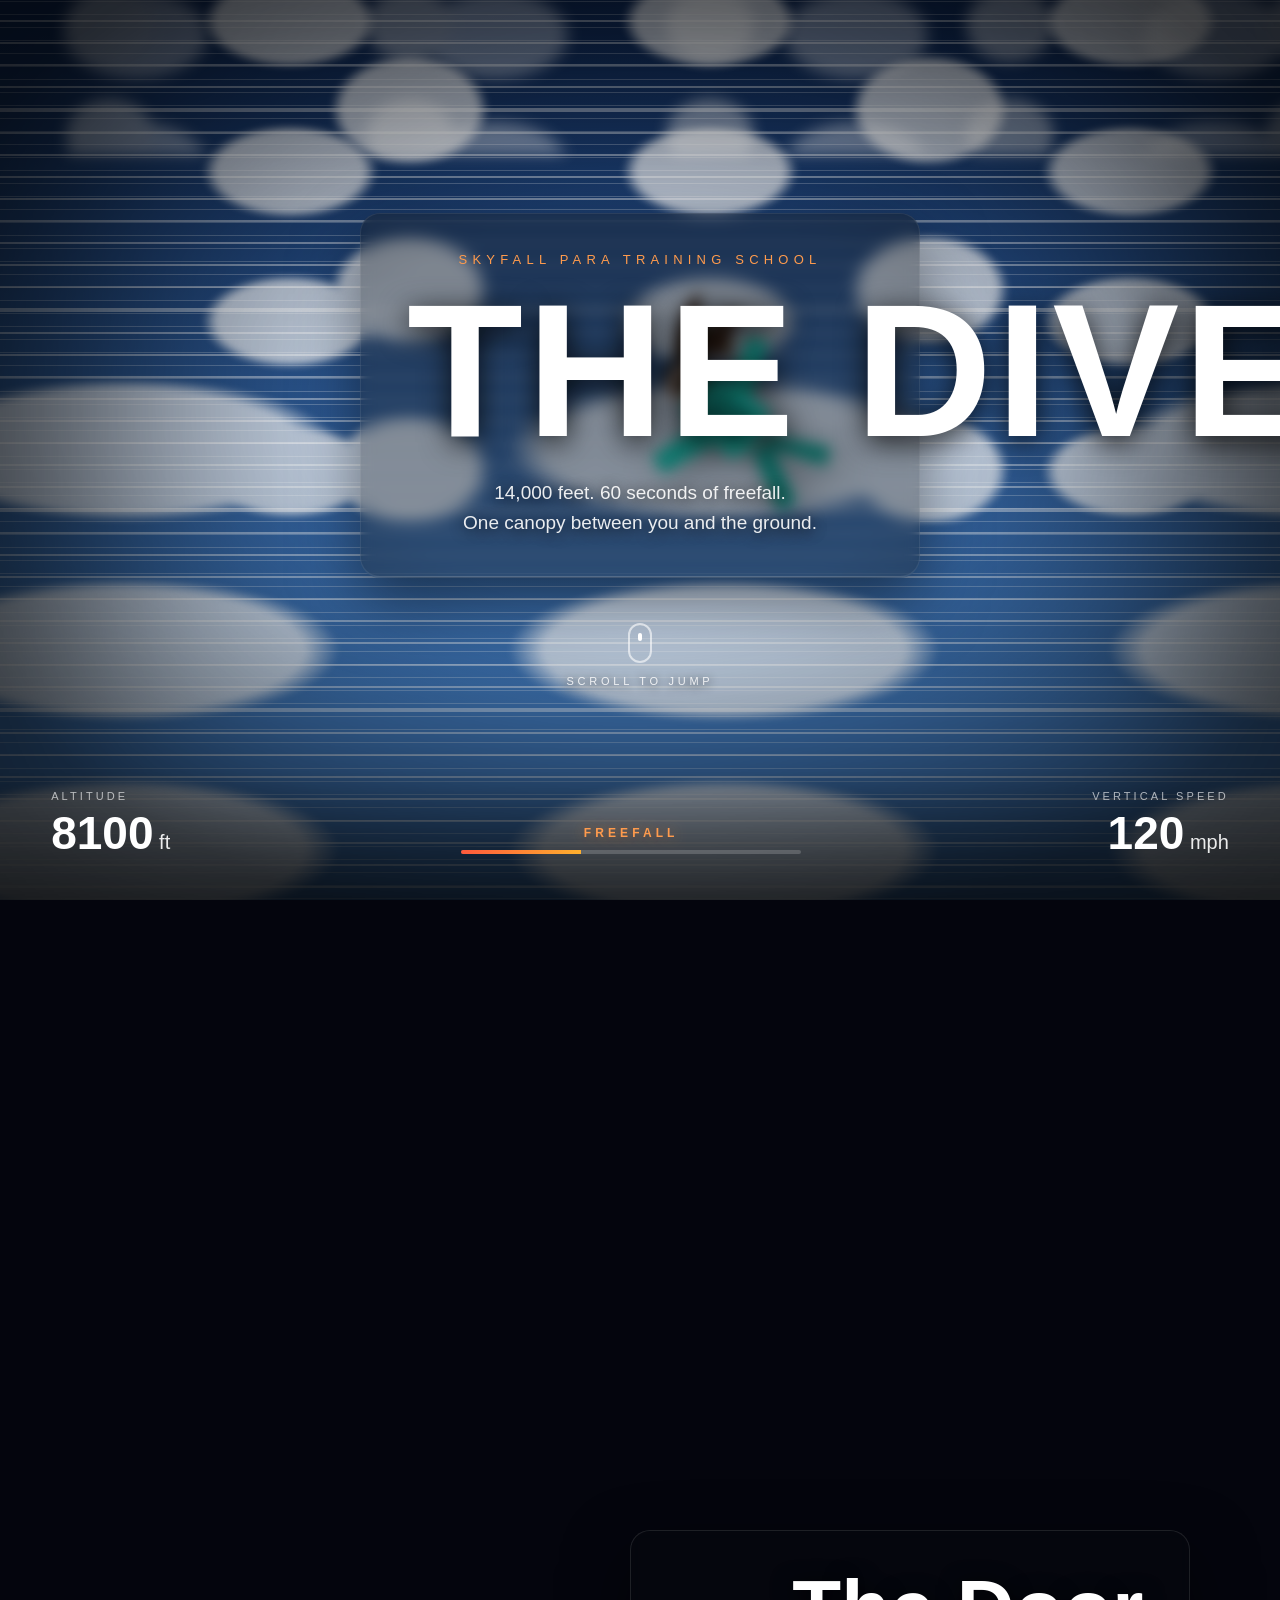
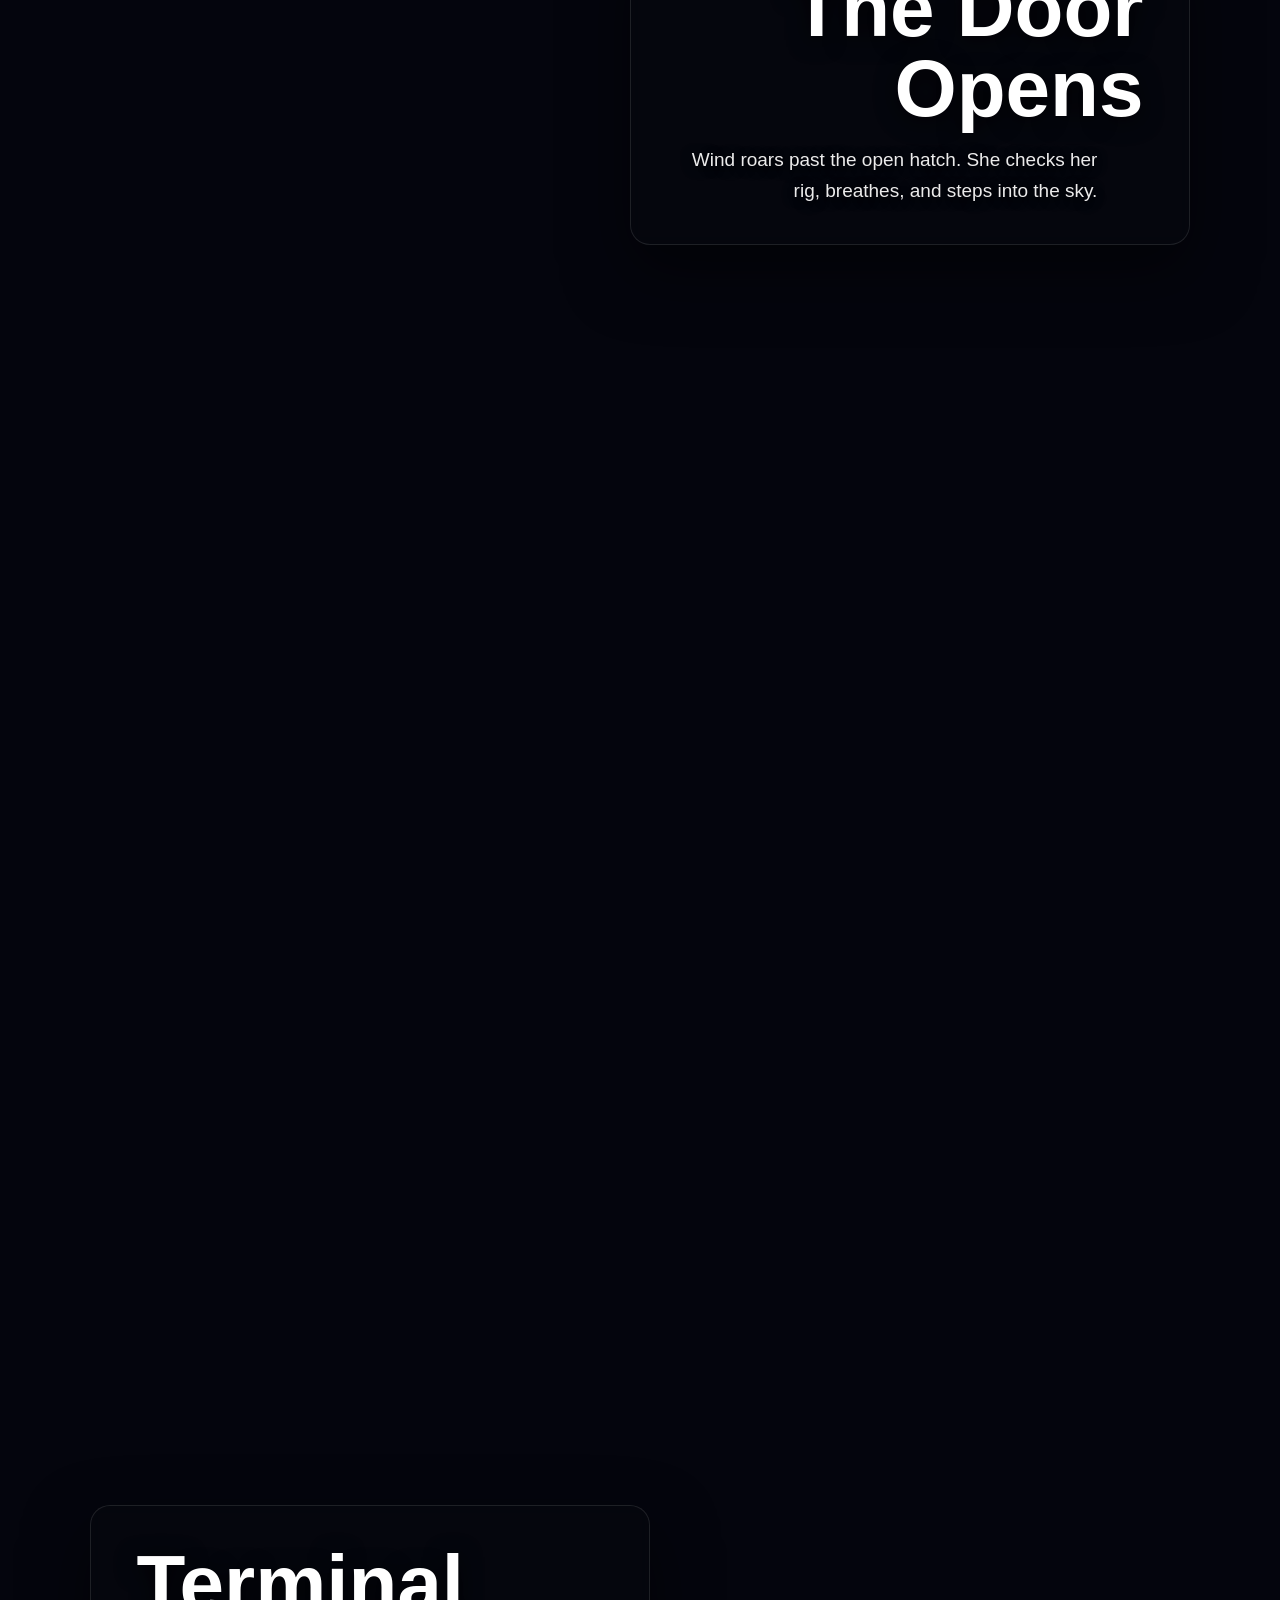
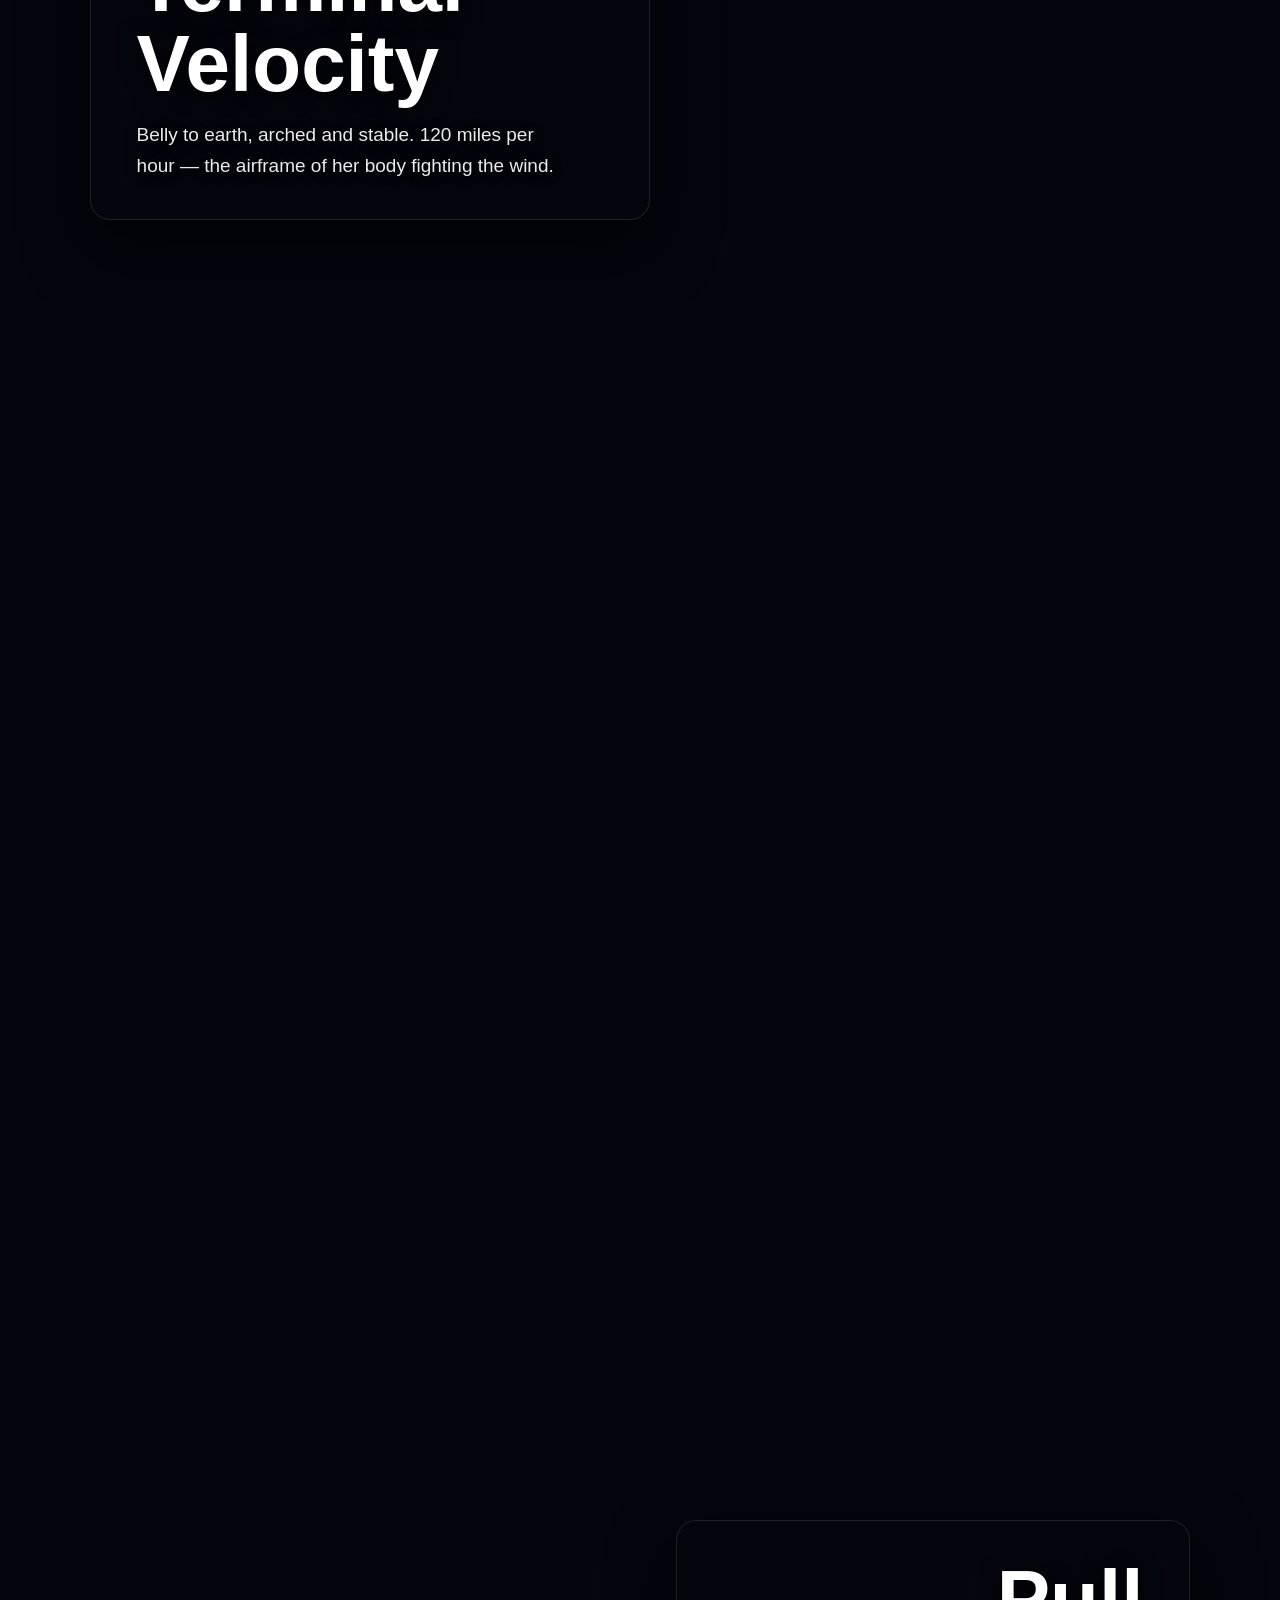
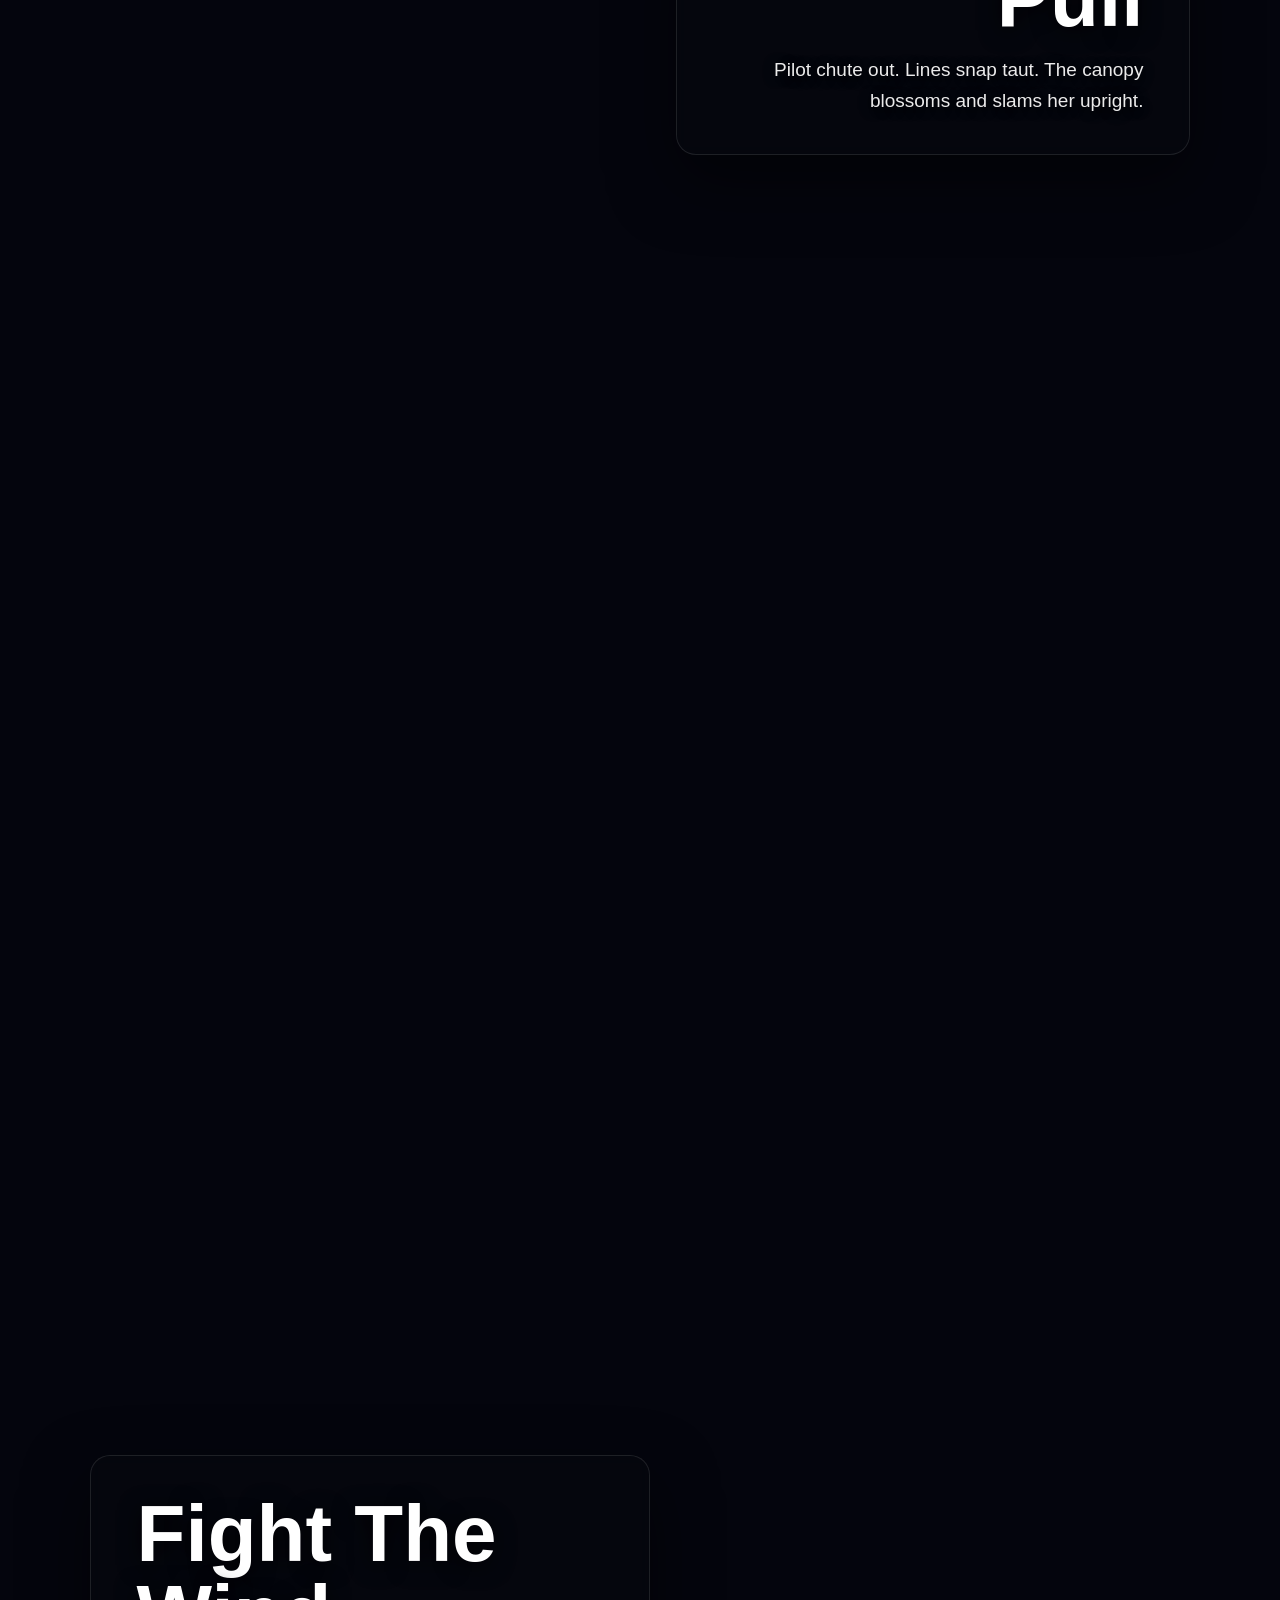
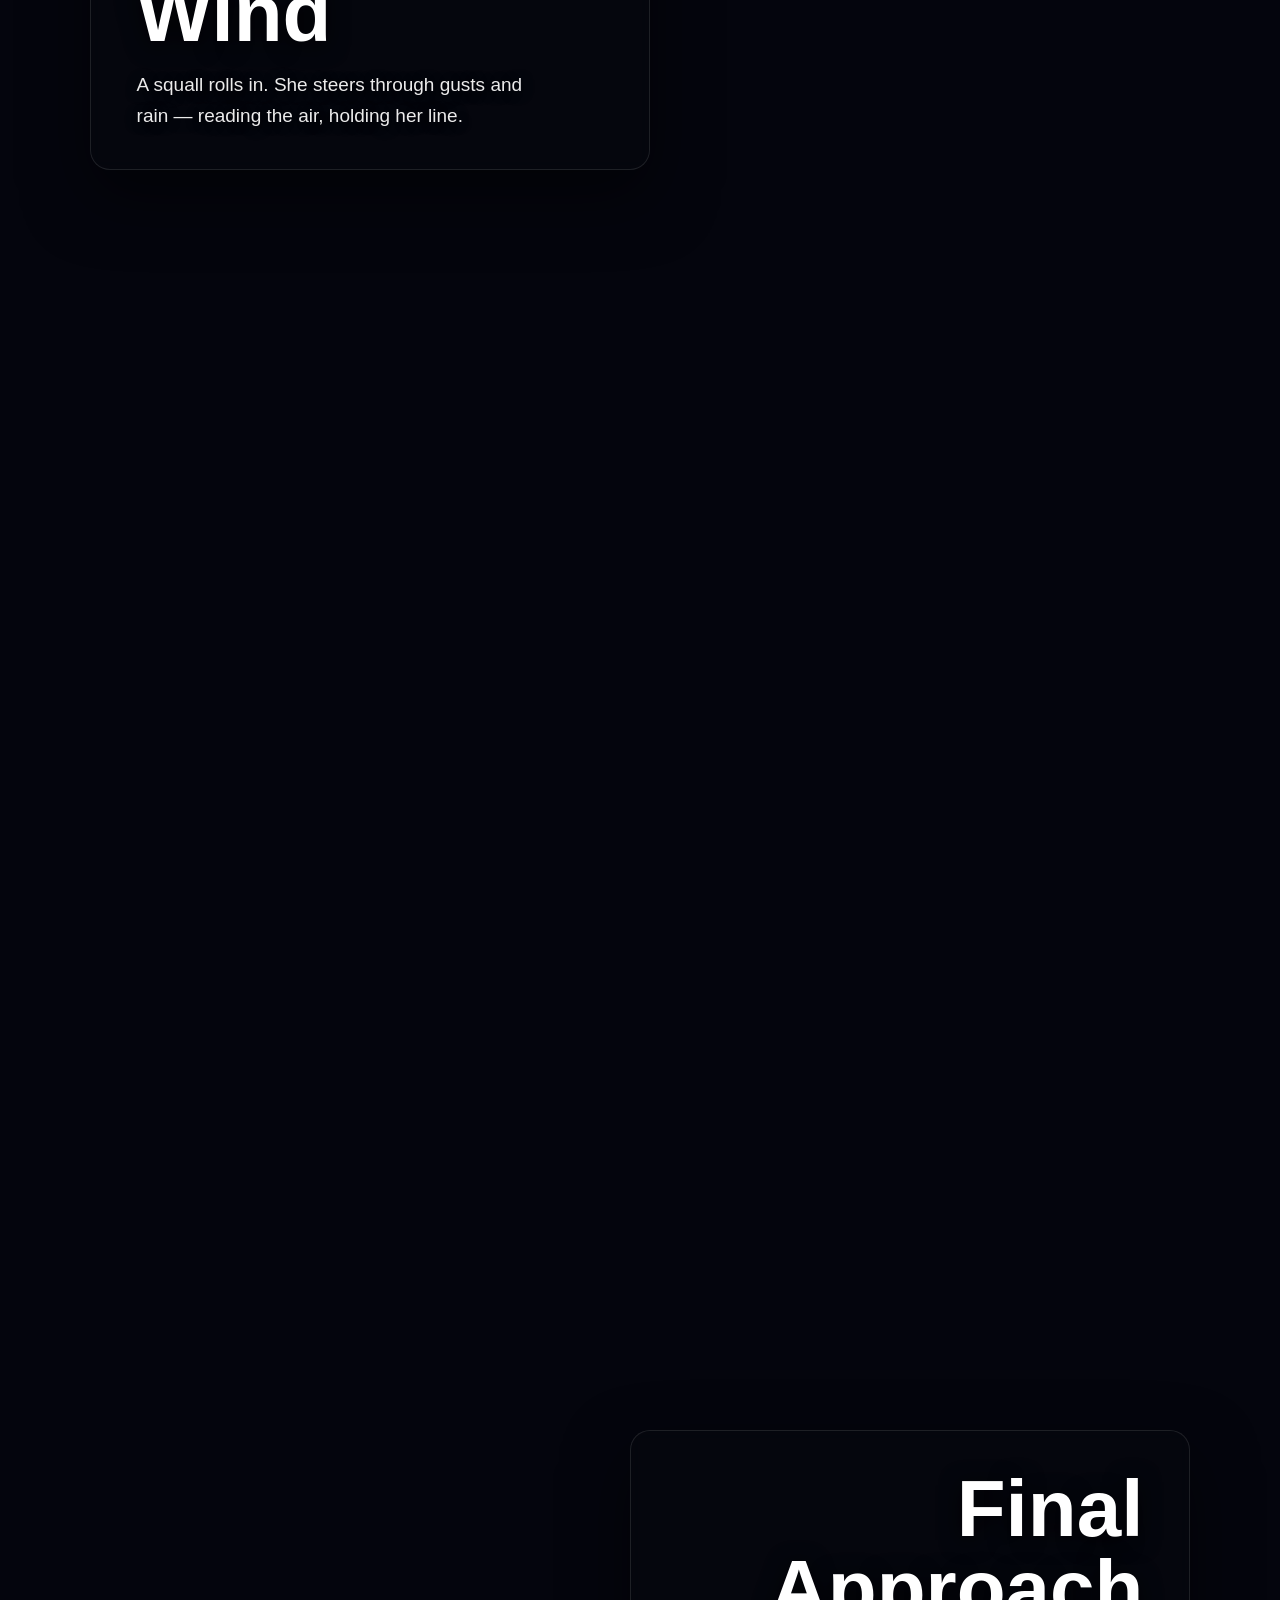
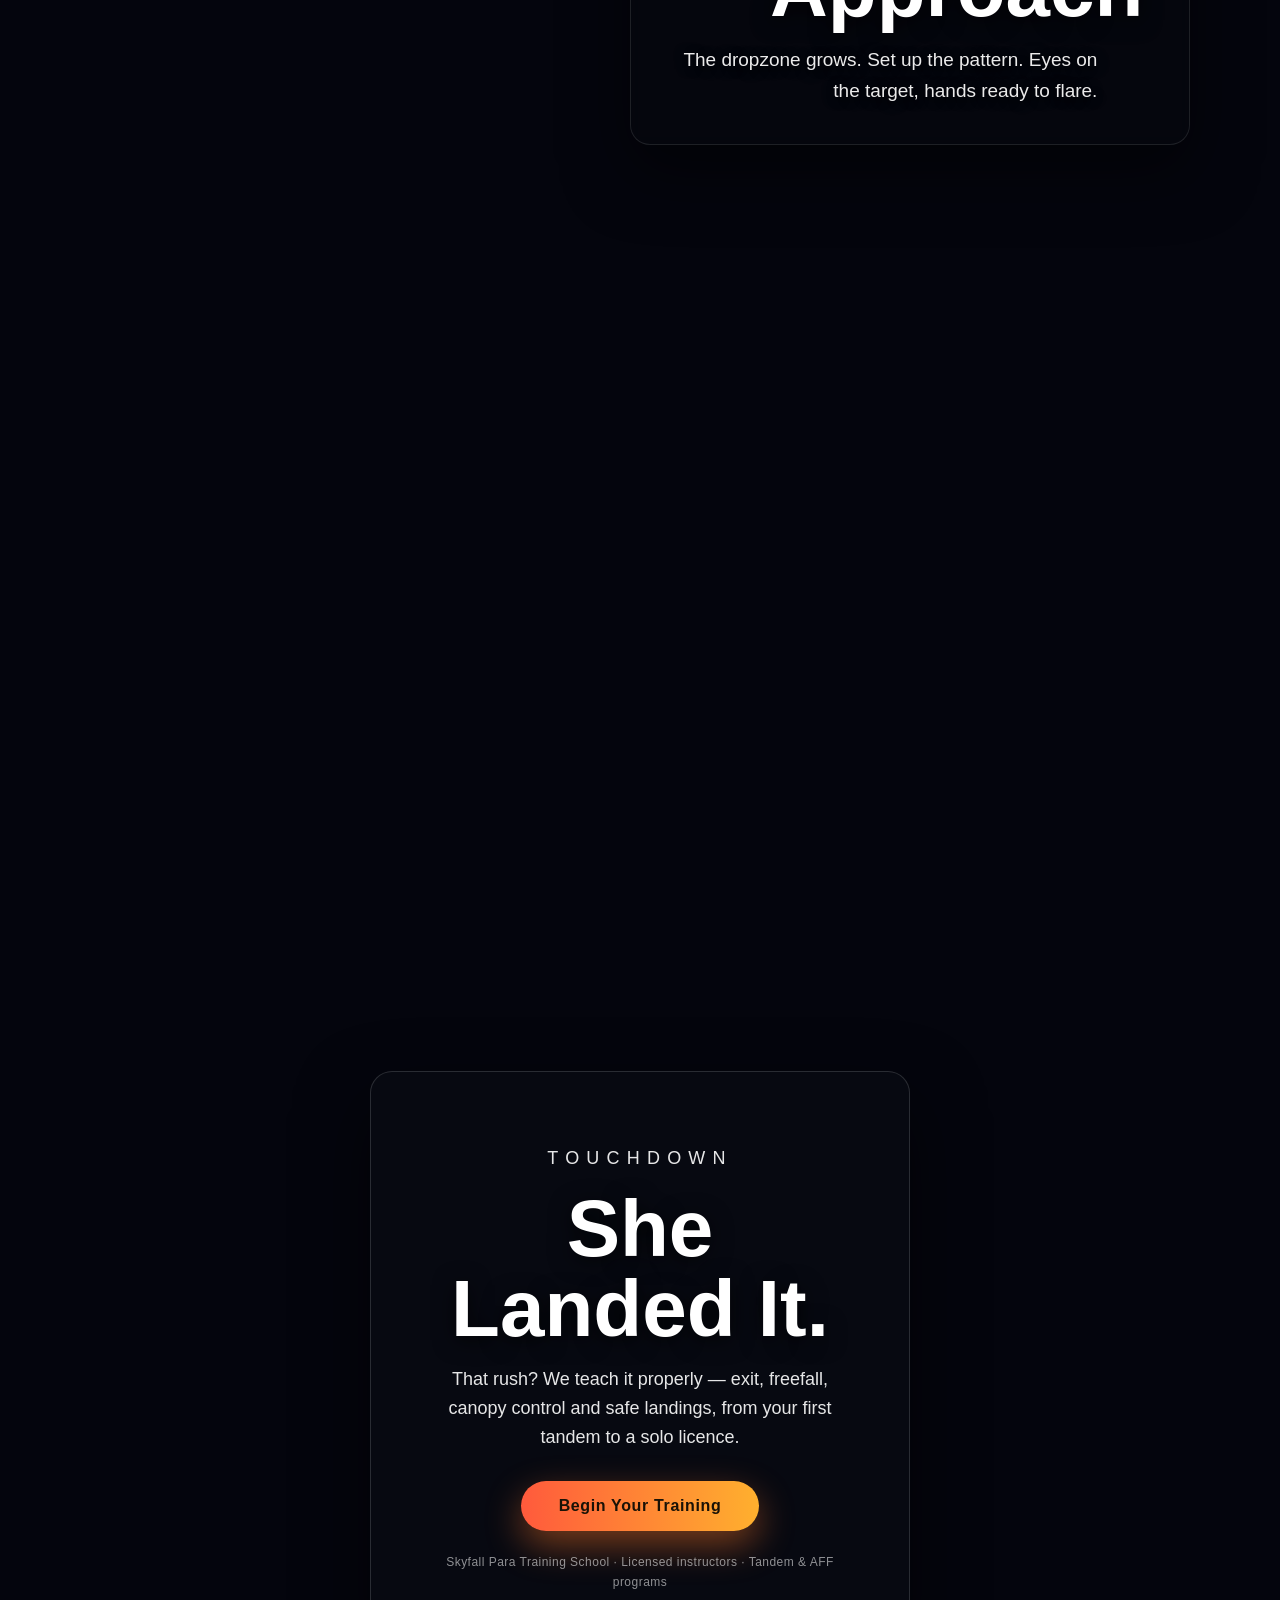
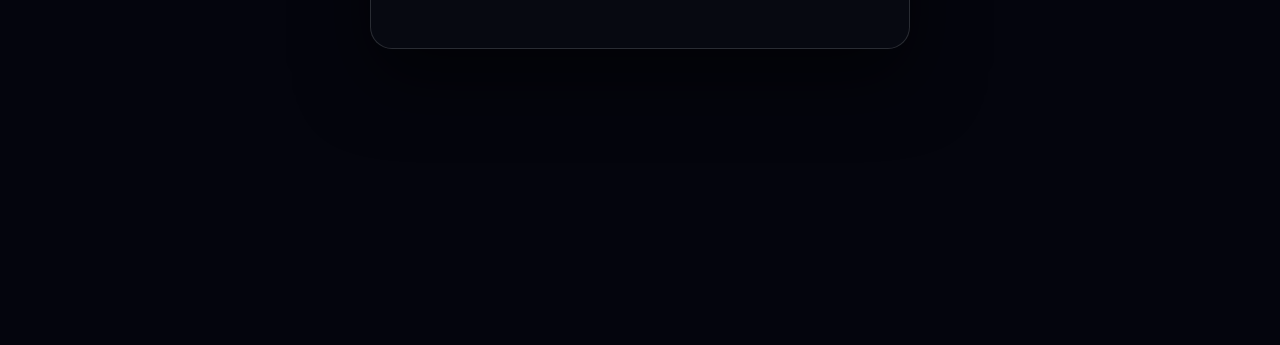
<file: skydive-journey/index.html>
<!DOCTYPE html>
<html lang="en">
<head>
<meta charset="UTF-8" />
<meta name="viewport" content="width=device-width, initial-scale=1, viewport-fit=cover" />
<title>THE DIVE — Skyfall Para Training School</title>
<meta name="description" content="A scroll-driven skydiving journey: exit, freefall, canopy, weather and a safe landing." />
<link rel="stylesheet" href="style.css" />
</head>
<body>

<!-- ============ FIXED CINEMATIC STAGE ============ -->
<div class="stage" id="stage" aria-hidden="true">

  <div class="sky" id="sky"></div>
  <div class="sky-glow" id="skyGlow"></div>
  <div class="stars" id="stars"></div>

  <div class="clouds deck-far"  id="cloudsFar"></div>
  <div class="clouds deck-mid"  id="cloudsMid"></div>
  <div class="clouds deck-near" id="cloudsNear"></div>

  <div class="windfield" id="windfield"></div>

  <!-- The aircraft (outer = scroll recede, inner = live idle) -->
  <div class="plane" id="plane">
    <div class="plane-body">
      <svg viewBox="0 0 320 140" width="320" height="140" aria-hidden="true">
        <g fill="#e9eef5">
          <path d="M40 78 L250 64 Q300 60 312 70 Q300 84 250 86 L60 96 Q44 96 40 88 Z"/>
          <path d="M120 70 L96 26 L116 24 L168 66 Z" fill="#c4ccd8"/>
          <path d="M120 84 L100 120 L120 120 L168 86 Z" fill="#aab4c4"/>
          <path d="M250 66 L246 40 L262 42 L276 66 Z" fill="#c4ccd8"/>
          <circle cx="86" cy="80" r="5" fill="#7fb2e6"/>
          <circle cx="104" cy="78" r="5" fill="#7fb2e6"/>
          <circle cx="122" cy="76" r="5" fill="#7fb2e6"/>
        </g>
        <rect x="150" y="74" width="30" height="20" rx="3" fill="#1a2230"/>
      </svg>
    </div>
  </div>

  <!-- The jumper + canopy rig -->
  <div class="rig" id="rig">

    <div class="canopy" id="canopy">
      <svg viewBox="0 0 360 220" width="360" height="220" aria-hidden="true">
        <defs>
          <linearGradient id="cg" x1="0" y1="0" x2="0" y2="1">
            <stop offset="0" stop-color="#ff5a3c"/>
            <stop offset="0.5" stop-color="#ff8324"/>
            <stop offset="1" stop-color="#ffb02e"/>
          </linearGradient>
        </defs>
        <path d="M20 96 Q180 -8 340 96 Q338 120 322 122 L300 96 L276 124 L252 96
                 L228 126 L204 96 L180 128 L156 96 L132 126 L108 96 L84 124
                 L60 96 L38 122 Q22 120 20 96 Z" fill="url(#cg)"/>
        <g stroke="#2a3140" stroke-width="1.4" opacity="0.55">
          <line x1="60" y1="112" x2="172" y2="210"/>
          <line x1="120" y1="116" x2="176" y2="210"/>
          <line x1="180" y1="120" x2="180" y2="210"/>
          <line x1="240" y1="116" x2="184" y2="210"/>
          <line x1="300" y1="112" x2="188" y2="210"/>
        </g>
      </svg>
    </div>

    <!-- The skydiver (our main character) -->
    <div class="diver" id="diver">
      <svg viewBox="0 0 240 240" width="240" height="240" aria-hidden="true">

        <!-- FREEFALL POSE — belly to earth, arched, ponytail streaming -->
        <g id="poseFreefall">
          <path id="ponyFF" d="M120 44 C152 24 180 16 202 26 C184 30 176 40 174 53
                   C190 51 202 60 204 73 C186 67 172 73 162 84
                   C154 60 138 50 120 53 Z" fill="#3b2415"/>
          <path d="M96 96 L38 78 L32 98 L92 120 Z" fill="#16b8a7"/>
          <path d="M134 96 L192 78 L198 98 L138 120 Z" fill="#16b8a7"/>
          <path d="M104 152 L74 210 L92 218 L122 160 Z" fill="#0f8f83"/>
          <path d="M126 152 L156 210 L138 218 L116 160 Z" fill="#0f8f83"/>
          <path d="M90 78 Q115 64 142 78 L146 140 Q115 158 86 140 Z" fill="#1ad0bc"/>
          <rect x="100" y="92" width="34" height="42" rx="9" fill="#0f8f83"/>
          <ellipse cx="116" cy="54" rx="19" ry="18" fill="#e9b793"/>
          <path d="M97 50 a19 19 0 0 1 38 0 q-19 -11 -38 0 Z" fill="#202833"/>
          <rect x="101" y="52" width="30" height="11" rx="5" fill="#0c0f14"/>
        </g>

        <!-- UNDER-CANOPY POSE — upright in the harness -->
        <g id="poseCanopy" opacity="0">
          <path id="ponyCP" d="M104 40 C90 24 74 16 60 22 C72 30 74 42 72 55
                   C64 74 68 96 82 108 C84 86 96 66 110 58 Z" fill="#3b2415"/>
          <path d="M98 74 L70 22 L82 16 L112 70 Z" fill="#16b8a7"/>
          <path d="M126 74 L154 22 L142 16 L112 70 Z" fill="#16b8a7"/>
          <path d="M96 64 Q114 56 132 64 L136 124 Q114 134 92 124 Z" fill="#1ad0bc"/>
          <rect x="100" y="80" width="28" height="36" rx="8" fill="#0f8f83"/>
          <rect x="102" y="120" width="13" height="62" rx="6" fill="#0f8f83"/>
          <rect x="115" y="120" width="13" height="62" rx="6" fill="#0f8f83"/>
          <circle cx="114" cy="50" r="17" fill="#e9b793"/>
          <path d="M97 48 a17 17 0 0 1 34 0 q-17 -10 -34 0 Z" fill="#202833"/>
          <rect x="100" y="48" width="28" height="10" rx="5" fill="#0c0f14"/>
        </g>
      </svg>
    </div>
  </div>

  <div class="rain" id="rain"></div>
  <div class="lightning" id="lightning"></div>

  <div class="ground" id="ground">
    <div class="field"></div>
    <div class="dropzone" id="dropzone">
      <span class="dz-ring"></span><span class="dz-ring r2"></span>
      <span class="dz-x">×</span>
    </div>
    <div class="dust" id="dust"></div>
  </div>

  <div class="vignette" id="vignette"></div>
  <div class="gforce" id="gforce"></div>
  <div class="flash" id="flash"></div>

  <div class="hud">
    <div class="hud-block">
      <span class="hud-label">Altitude</span>
      <span class="hud-value"><b id="alt">14000</b> ft</span>
    </div>
    <div class="hud-mid">
      <span class="phase" id="phase">Ready</span>
      <div class="divebar"><i id="diveFill"></i></div>
    </div>
    <div class="hud-block right">
      <span class="hud-label">Vertical Speed</span>
      <span class="hud-value"><b id="spd">0</b> mph</span>
    </div>
  </div>
</div>

<!-- ============ SCROLL TRACK ============ -->
<main class="track">
  <header class="hero">
    <div class="copy">
      <p class="kicker">Skyfall Para Training School</p>
      <h1>THE&nbsp;DIVE</h1>
      <p class="sub">14,000 feet. 60 seconds of freefall.<br/>One canopy between you and the ground.</p>
    </div>
    <div class="scroll-cue"><span></span>scroll to jump</div>
  </header>

  <section class="beat"><div class="copy"><h2>The Door Opens</h2><p>Wind roars past the open hatch. She checks her rig, breathes, and steps into the sky.</p></div></section>
  <section class="beat"><div class="copy"><h2>Terminal Velocity</h2><p>Belly to earth, arched and stable. 120 miles per hour — the airframe of her body fighting the wind.</p></div></section>
  <section class="beat"><div class="copy"><h2>Pull</h2><p>Pilot chute out. Lines snap taut. The canopy blossoms and slams her upright.</p></div></section>
  <section class="beat"><div class="copy"><h2>Fight The Wind</h2><p>A squall rolls in. She steers through gusts and rain — reading the air, holding her line.</p></div></section>
  <section class="beat"><div class="copy"><h2>Final Approach</h2><p>The dropzone grows. Set up the pattern. Eyes on the target, hands ready to flare.</p></div></section>

  <section class="finale" id="finale">
    <div class="card">
      <p class="kicker">Touchdown</p>
      <h2>She Landed It.</h2>
      <p>That rush? We teach it properly — exit, freefall, canopy control and safe landings, from your first tandem to a solo licence.</p>
      <a class="cta" href="#" onclick="return false;">Begin Your Training</a>
      <p class="fineprint">Skyfall Para Training School · Licensed instructors · Tandem &amp; AFF programs</p>
    </div>
  </section>
</main>

<script src="script.js"></script>
</body>
</html>
</file>
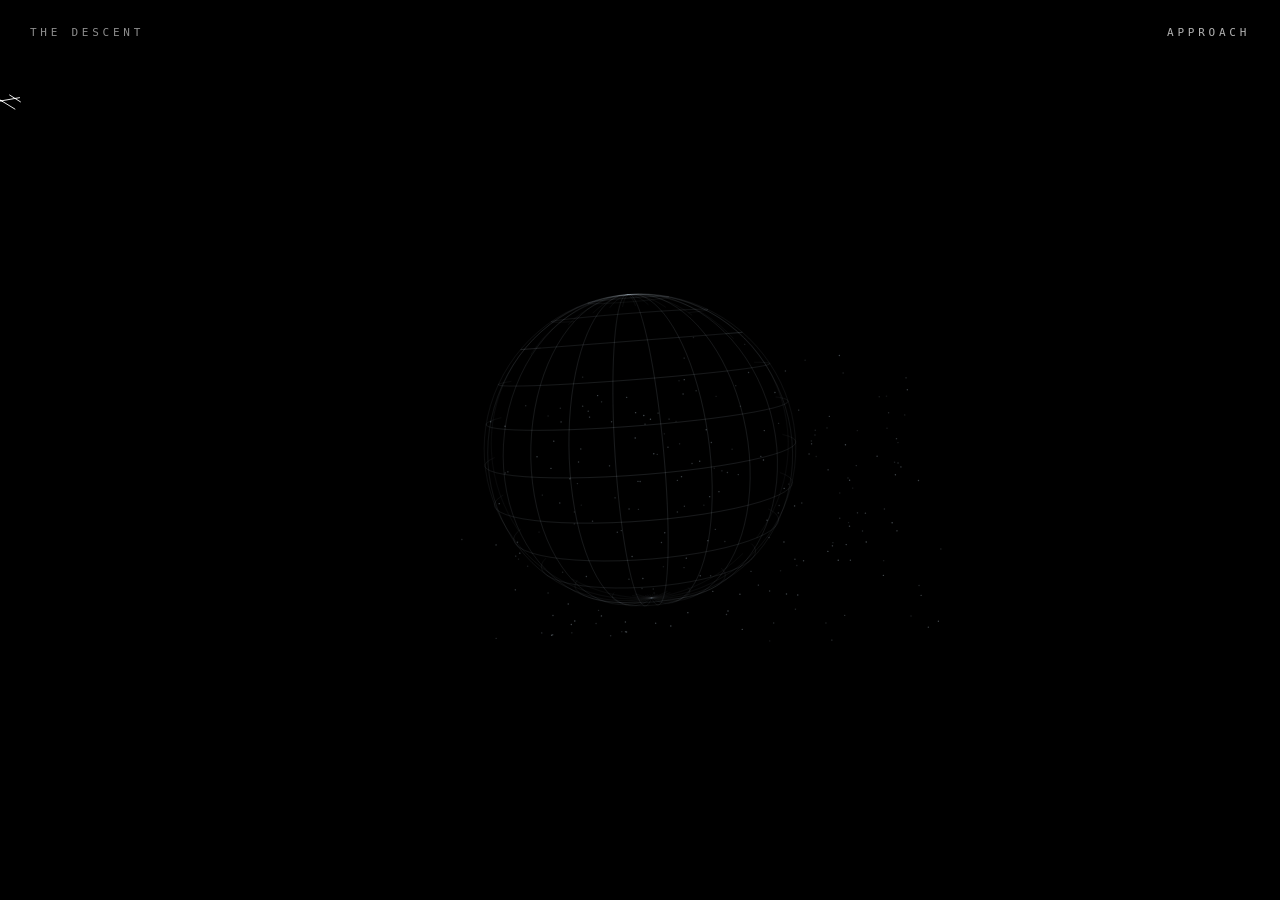
<file: paragliding-simulator-pitch/descent.html>
<!DOCTYPE html>
<html lang="en">
<head>
<meta charset="UTF-8" />
<meta name="viewport" content="width=device-width,initial-scale=1" />
<title>THE DESCENT</title>
<style>
  html,body{margin:0;height:100%;background:#000;overflow:hidden;cursor:crosshair;
    font-family:"SF Mono",ui-monospace,Menlo,Consolas,monospace}
  canvas{display:block}
  .hud{position:fixed;color:#fff;pointer-events:none;letter-spacing:.34em;font-size:11px;
    text-transform:uppercase;opacity:.55;mix-blend-mode:screen}
  #title{top:26px;left:30px}
  #phase{top:26px;right:30px;opacity:.7}
  #hint{left:50%;bottom:26px;transform:translateX(-50%);opacity:0;transition:opacity 1s;font-size:10px}
</style>
</head>
<body>
<canvas id="c"></canvas>
<div class="hud" id="title">THE&nbsp;DESCENT</div>
<div class="hud" id="phase">APPROACH</div>
<div class="hud" id="hint">CLICK&nbsp;TO&nbsp;REPLAY</div>
<script>
(function(){
"use strict";
var cv=document.getElementById('c'),ctx=cv.getContext('2d');
var W,H,CX,CY,DPR=Math.min(devicePixelRatio||1,2);
function resize(){W=innerWidth;H=innerHeight;cv.width=W*DPR;cv.height=H*DPR;
  cv.style.width=W+'px';cv.style.height=H+'px';ctx.setTransform(DPR,0,0,DPR,0,0);
  CX=W/2;CY=H/2;}
addEventListener('resize',resize);resize();

/* ---------- math ---------- */
function rotY(p,a){var c=Math.cos(a),s=Math.sin(a);
  return[p[0]*c+p[2]*s,p[1],-p[0]*s+p[2]*c];}
function rotX(p,a){var c=Math.cos(a),s=Math.sin(a);
  return[p[0],p[1]*c-p[2]*s,p[1]*s+p[2]*c];}
function ll(lat,lon){var p=lat*Math.PI/180,t=lon*Math.PI/180;
  return[Math.cos(p)*Math.cos(t),Math.sin(p),Math.cos(p)*Math.sin(t)];}

/* ---------- graticule (lat / lon lines on a unit sphere) ---------- */
var SEG=[],lat,lon,a,b;
for(lat=-75;lat<=75;lat+=15){b=null;
  for(lon=0;lon<=360;lon+=6){a=ll(lat,lon);if(b)SEG.push([b,a]);b=a;}}
for(lon=0;lon<360;lon+=15){b=null;
  for(lat=-90;lat<=90;lat+=4){a=ll(lat,lon);if(b)SEG.push([b,a]);b=a;}}

/* ---------- procedural continents as a point field ---------- */
var DIR=[],k;
for(k=0;k<7;k++){var u=Math.random()*6.283,w=Math.acos(2*Math.random()-1);
  DIR.push({d:[Math.sin(w)*Math.cos(u),Math.cos(w),Math.sin(w)*Math.sin(u)],
            f:1.4+k*1.05,ph:Math.random()*6.283,am:1/(1+k*0.55)});}
function landv(v){var s=0;for(var j=0;j<DIR.length;j++){var D=DIR[j];
  s+=D.am*Math.sin((v[0]*D.d[0]+v[1]*D.d[1]+v[2]*D.d[2])*D.f+D.ph);}return s;}
var LAND=[],N=14000;
for(k=0;k<N;k++){var y=1-2*(k+0.5)/N,r=Math.sqrt(1-y*y),th=k*2.399963;
  var v=[Math.cos(th)*r,y,Math.sin(th)*r];if(landv(v)>0.33)LAND.push(v);}

/* ---------- stars ---------- */
var STAR=[];for(k=0;k<220;k++){
  STAR.push([(Math.random()-0.5)*4,(Math.random()-0.5)*2.6,-Math.random()*3-1.5,
             0.2+Math.random()*0.5]);}

/* ---------- timeline helpers ---------- */
function ss(a0,a1,x){x=(x-a0)/(a1-a0);x=x<0?0:x>1?1:x;return x*x*(3-2*x);}
function lp(a0,a1,t){return a0+(a1-a0)*t;}
var phaseEl=document.getElementById('phase'),hintEl=document.getElementById('hint');
var t0=performance.now(),lastPhase='',mx=0,my=0,tx=0,ty=0;
addEventListener('pointermove',function(e){tx=e.clientX/innerWidth-0.5;ty=e.clientY/innerHeight-0.5;});
function replay(){t0=performance.now();hintEl.style.opacity=0;}
addEventListener('click',replay);addEventListener('keydown',replay);

/* ---------- projection ---------- */
var camDist,focal,parX,parY;
function proj(p){var z=camDist-p[2];if(z<0.04)return null;
  var s=focal/z;return[CX+p[0]*s,CY-p[1]*s,z,s];}
function parallax(p){return rotX(rotY(p,parX),parY);}            // camera-frame objects
function planetT(p,yaw,tilt){return parallax(rotX(rotY(p,yaw),tilt));}

function dot(x,y,r,al){ctx.globalAlpha=al;ctx.beginPath();
  ctx.arc(x,y,r,0,6.2832);ctx.fill();}
function line(A,B,al){ctx.globalAlpha=al;ctx.beginPath();
  ctx.moveTo(A[0],A[1]);ctx.lineTo(B[0],B[1]);ctx.stroke();}

/* ---------- frame ---------- */
function frame(now){
  requestAnimationFrame(frame);
  var T=(now-t0)/1000;

  camDist = lp(5.4,1.62,ss(4.3,12.8,T));
  focal   = 0.92*Math.min(W,H);
  mx+=(tx-mx)*0.05;my+=(ty-my)*0.05;
  parX = mx*0.5;
  parY = my*0.32 + lp(-0.05,0.34,ss(5,12.5,T));         // tip "down" while descending
  var yaw  = -0.18*T - 0.5;                              // planet keeps turning
  var tilt = 0.34;

  ctx.setTransform(DPR,0,0,DPR,0,0);
  ctx.clearRect(0,0,W,H);
  ctx.globalCompositeOperation='lighter';

  /* stars */
  ctx.fillStyle='#cfe3f2';
  for(k=0;k<STAR.length;k++){var sp=parallax([STAR[k][0],STAR[k][1],STAR[k][2]]);
    var P=proj(sp);if(P)dot(P[0],P[1],0.7,STAR[k][3]*0.5);}

  /* graticule */
  ctx.strokeStyle='#dff1ff';ctx.lineWidth=1;
  var gA=lp(0.10,0.30,ss(4,12,T));
  for(k=0;k<SEG.length;k++){
    var qa=planetT(SEG[k][0],yaw,tilt),qb=planetT(SEG[k][1],yaw,tilt);
    if(qa[2]<-0.18&&qb[2]<-0.18)continue;               // cull far back
    var A=proj(qa),B=proj(qb);if(!A||!B)continue;
    var f=(qa[2]+qb[2])*0.5;
    line(A,B,gA*(0.35+0.65*Math.max(0,f+0.2)));
  }

  /* continents */
  ctx.fillStyle='#ffffff';
  var lA=0.62*ss(4,11.5,T),lr=lp(0.6,1.25,ss(4.3,12.8,T));
  if(lA>0.001)for(k=0;k<LAND.length;k++){var qp=planetT(LAND[k],yaw,tilt);
    if(qp[2]<-0.05)continue;var P2=proj(qp);
    if(P2)dot(P2[0],P2[1],lr,lA*(0.4+0.6*Math.min(1,qp[2]+0.4)));}

  /* landing reticle at the front of the globe (camera-frame) */
  var siteC=parallax([0,0,1]),SP=proj(siteC);
  if(SP){var rk=ss(11.7,13.6,T),touch=ss(11.4,12.2,T);
    ctx.strokeStyle='#ffffff';
    var rg=ss(5.3,6.8,T)*(1-touch*0.7);
    for(k=0;k<3;k++){var pulse=((T*0.55+k*0.34)%1);
      ctx.globalAlpha=rg*(1-pulse)*0.7;ctx.beginPath();
      ctx.ellipse(SP[0],SP[1],(10+pulse*46)*SP[3]*0.012,(10+pulse*46)*SP[3]*0.006,0,0,6.2832);
      ctx.stroke();}
    ctx.globalAlpha=rg*0.6;
    line([SP[0]-9,SP[1]],[SP[0]+9,SP[1]],rg*0.6);
    line([SP[0],SP[1]-5],[SP[0],SP[1]+5],rg*0.6);
    if(rk>0){ctx.globalAlpha=(1-rk)*0.8;ctx.beginPath();      // touchdown ripple
      ctx.ellipse(SP[0],SP[1],rk*150,rk*78,0,0,6.2832);ctx.stroke();}
  }

  /* the plane : a few lines, crossing high then gone */
  var pu=ss(0,8,T);
  if(T<8.3){
    var px=lp(-3.0,3.0,pu),py=1.45,pz=2.25+Math.sin(pu*3.1416)*0.25;
    var pf=(1-ss(7.3,8.3,T))*lp(1,0.6,ss(4,8,T));
    var sh=[[-0.13,0,0],[0.17,0,0],[-0.02,0,-0.12],[-0.02,0,0.12],
            [0.12,0,-0.05],[0.12,0,0.05],[-0.13,0,-0.045],[-0.13,0,0.045]];
    ctx.strokeStyle='#ffffff';var pts=[];
    for(k=0;k<sh.length;k++){var sp2=parallax([sh[k][0]*0.6+px,sh[k][1]*0.6+py,sh[k][2]*0.6+pz]);
      pts.push(proj(sp2));}
    if(pts[0]&&pts[1]){line(pts[0],pts[1],0.9*pf);line(pts[2],pts[3],0.9*pf);
      line(pts[4],pts[5],0.9*pf);line(pts[6],pts[7],0.9*pf);}
  }

  /* the pilot : detaches mid-cross, spirals down to the site */
  if(T>4.05){
    var du=ss(0,8,4.2),dx0=lp(-3.0,3.0,du),dz0=2.25+Math.sin(du*3.1416)*0.25;
    var dz=ss(4.2,12.4,T),e=dz*dz*(3-2*dz);
    var swirl=lp(0.55,0.0,dz),ang=dz*7.5;
    var cx2=lp(dx0,0,e)+Math.cos(ang)*swirl;
    var cy2=lp(1.45,0.02,e)+Math.sin(ang)*swirl*0.5;
    var cz2=lp(dz0,1.0,e);
    var land=ss(11.3,12.2,T),sc=lp(0.85,0.42,ss(5,12,T));
    /* canopy arc + risers + body, built in local then placed */
    ctx.strokeStyle='#ffffff';
    var prev=null,ci;
    for(ci=-5;ci<=5;ci++){var lx=ci/5;
      var lpv=parallax([cx2+lx*0.17*sc,cy2-lx*lx*0.05*sc+0.30*sc*(1-land),cz2]);
      var CP=proj(lpv);if(prev&&CP)line(prev,CP,0.85);prev=CP;}
    var bodyTop=parallax([cx2,cy2+0.30*sc*(1-land),cz2]);
    var bodyBot=parallax([cx2,cy2-0.06*sc,cz2]);
    var bt=proj(bodyTop),bb=proj(bodyBot);
    var lT=parallax([cx2-0.17*sc,cy2+0.30*sc*(1-land),cz2]);
    var rT=parallax([cx2+0.17*sc,cy2+0.30*sc*(1-land),cz2]);
    var ltP=proj(lT),rtP=proj(rT);
    if(bt&&bb){line(bt,bb,0.85);}
    if(ltP&&bb)line(ltP,bb,0.7*(1-land));
    if(rtP&&bb)line(rtP,bb,0.7*(1-land));
  }

  ctx.globalCompositeOperation='source-over';

  var ph=T<3.6?'APPROACH':T<5?'DROP':T<11.4?'DESCENT':T<13.6?'TOUCHDOWN':'ARRIVED';
  if(ph!==lastPhase){phaseEl.textContent=ph;lastPhase=ph;}
  if(T>13.8)hintEl.style.opacity=0.5;
}
requestAnimationFrame(frame);
})();
</script>
</body>
</html>
</file>
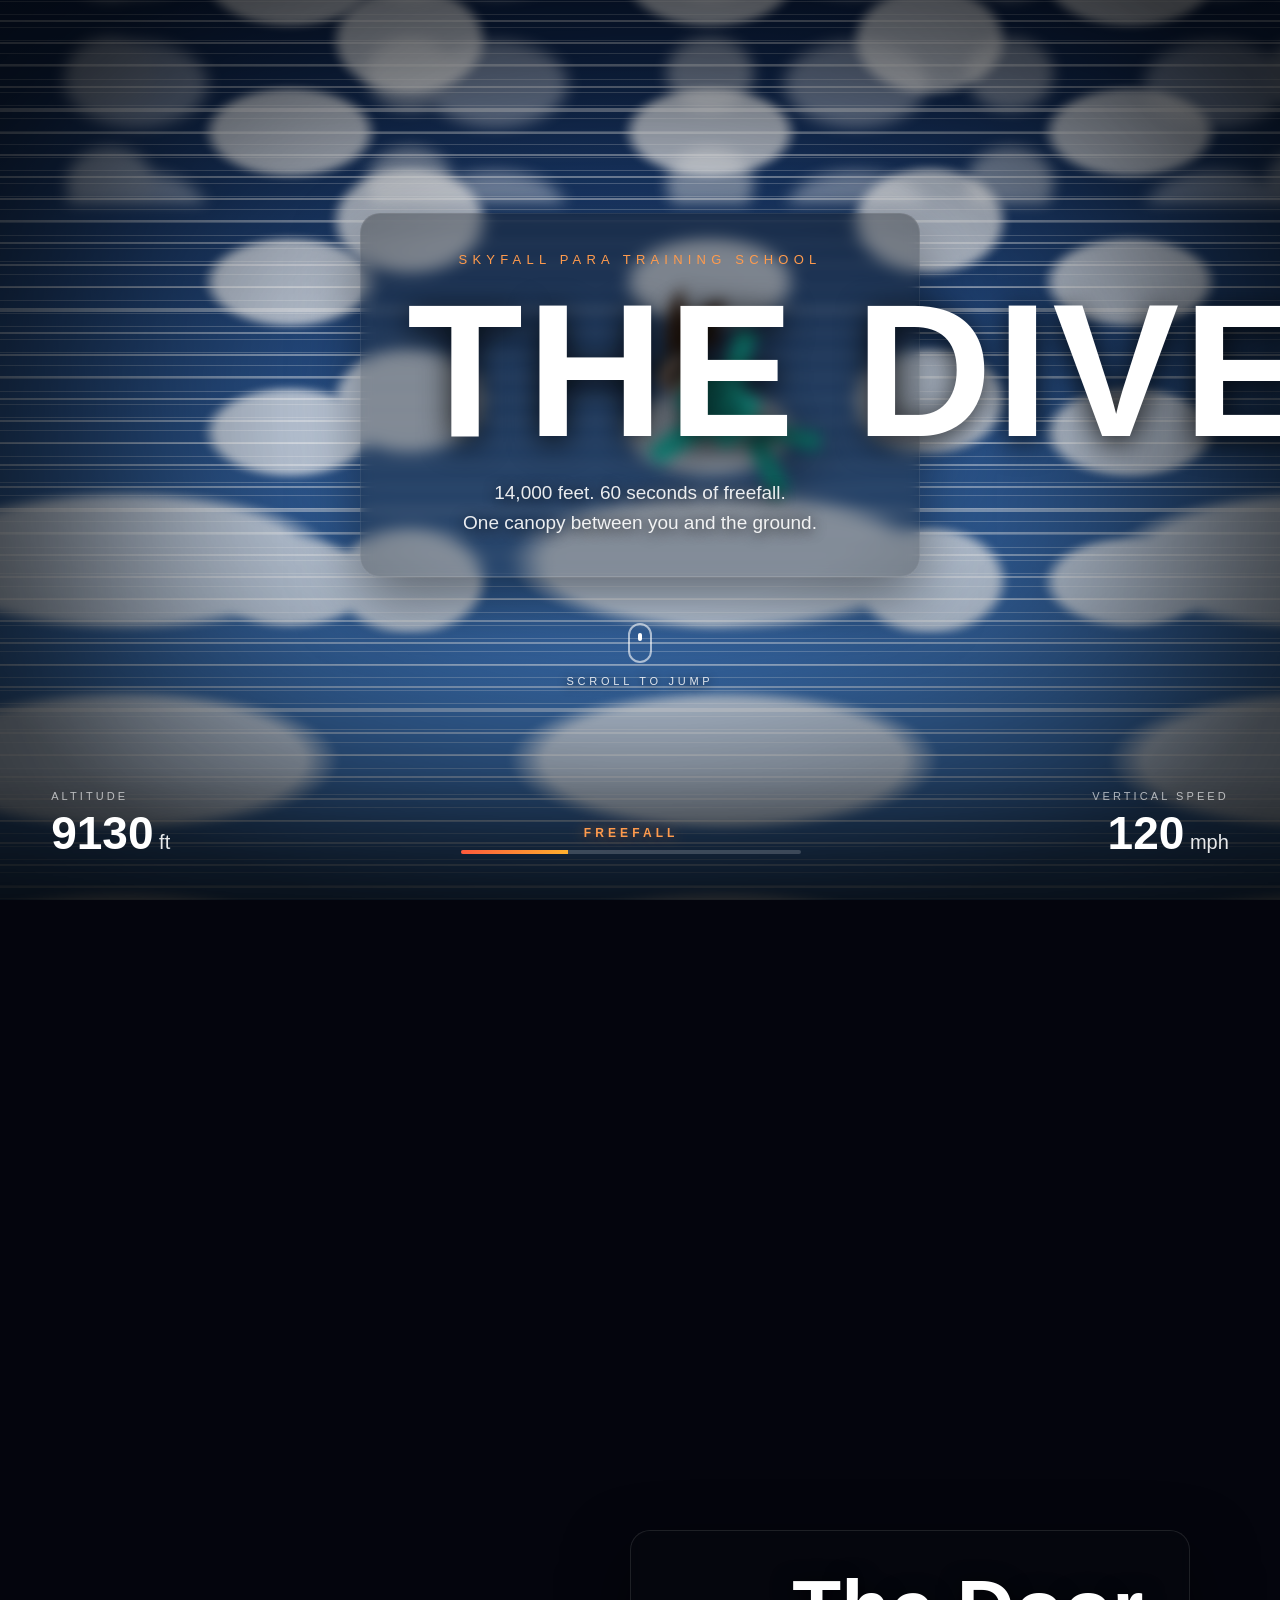
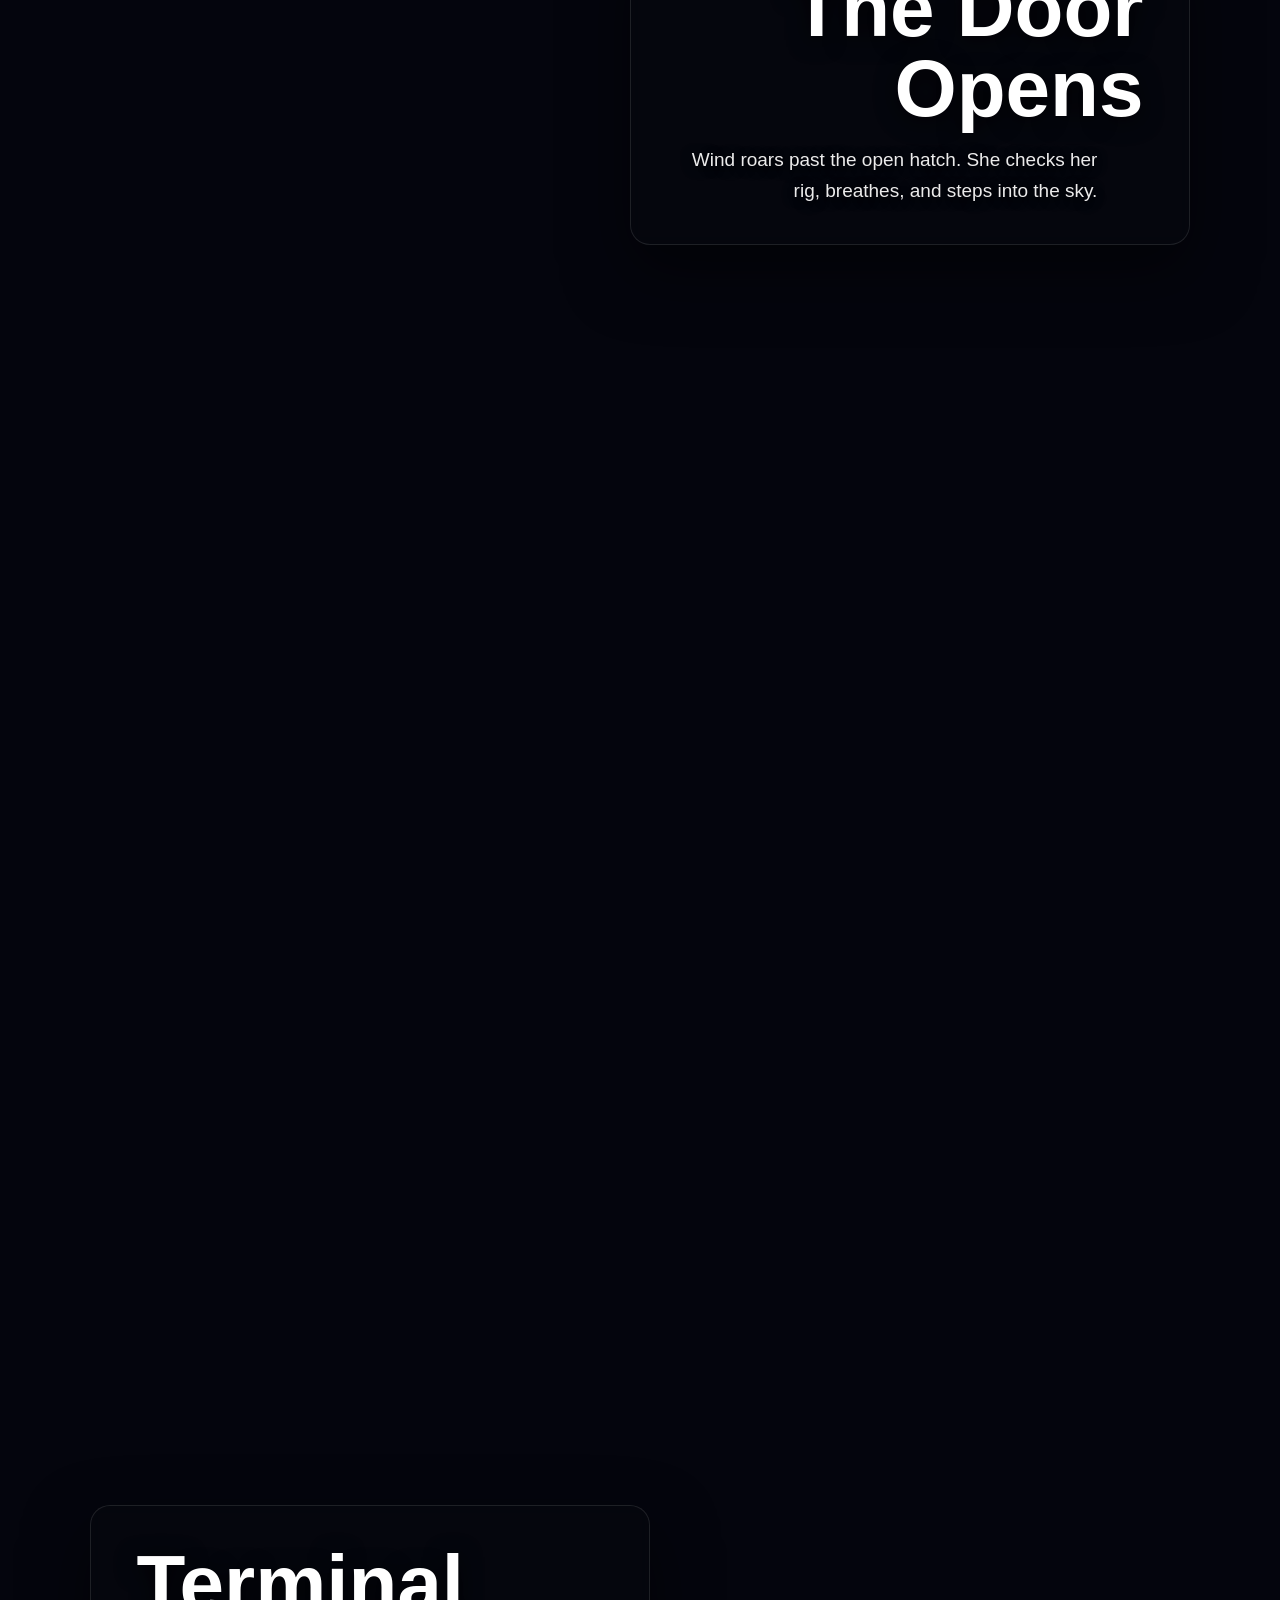
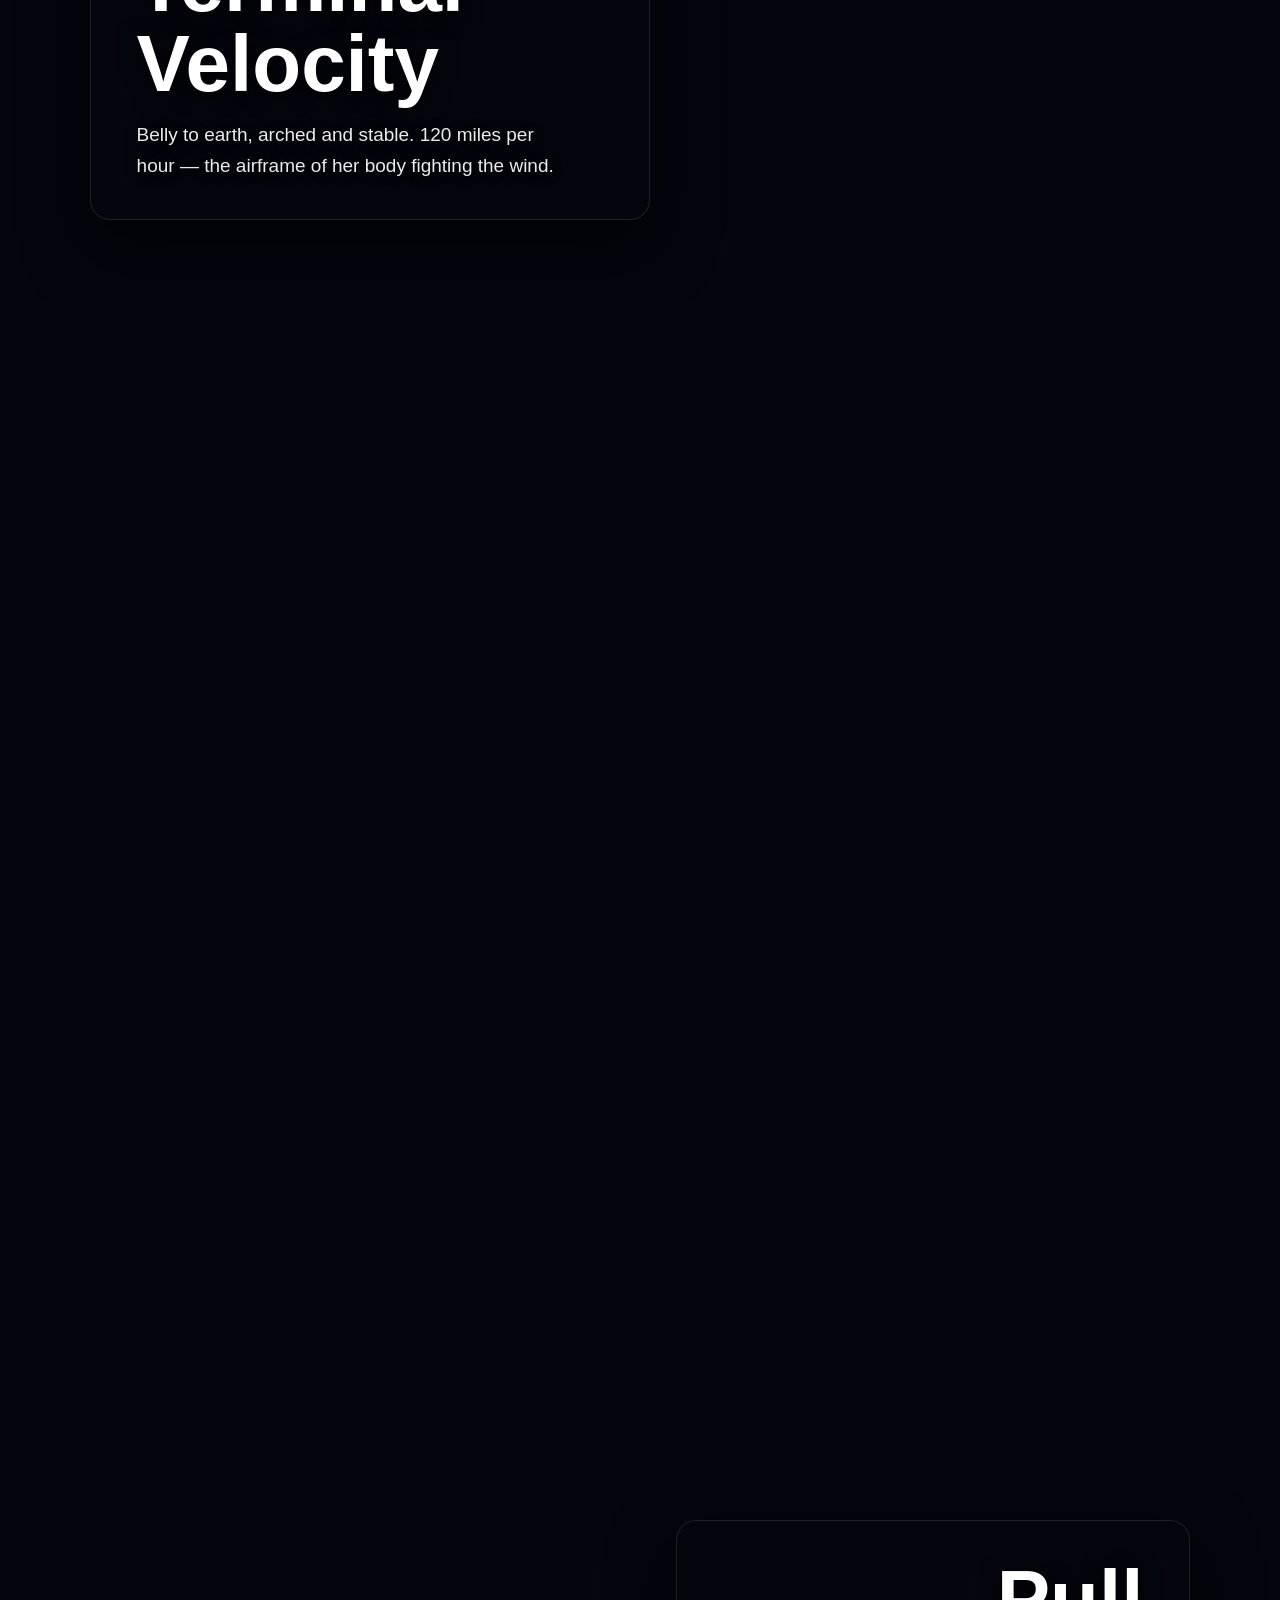
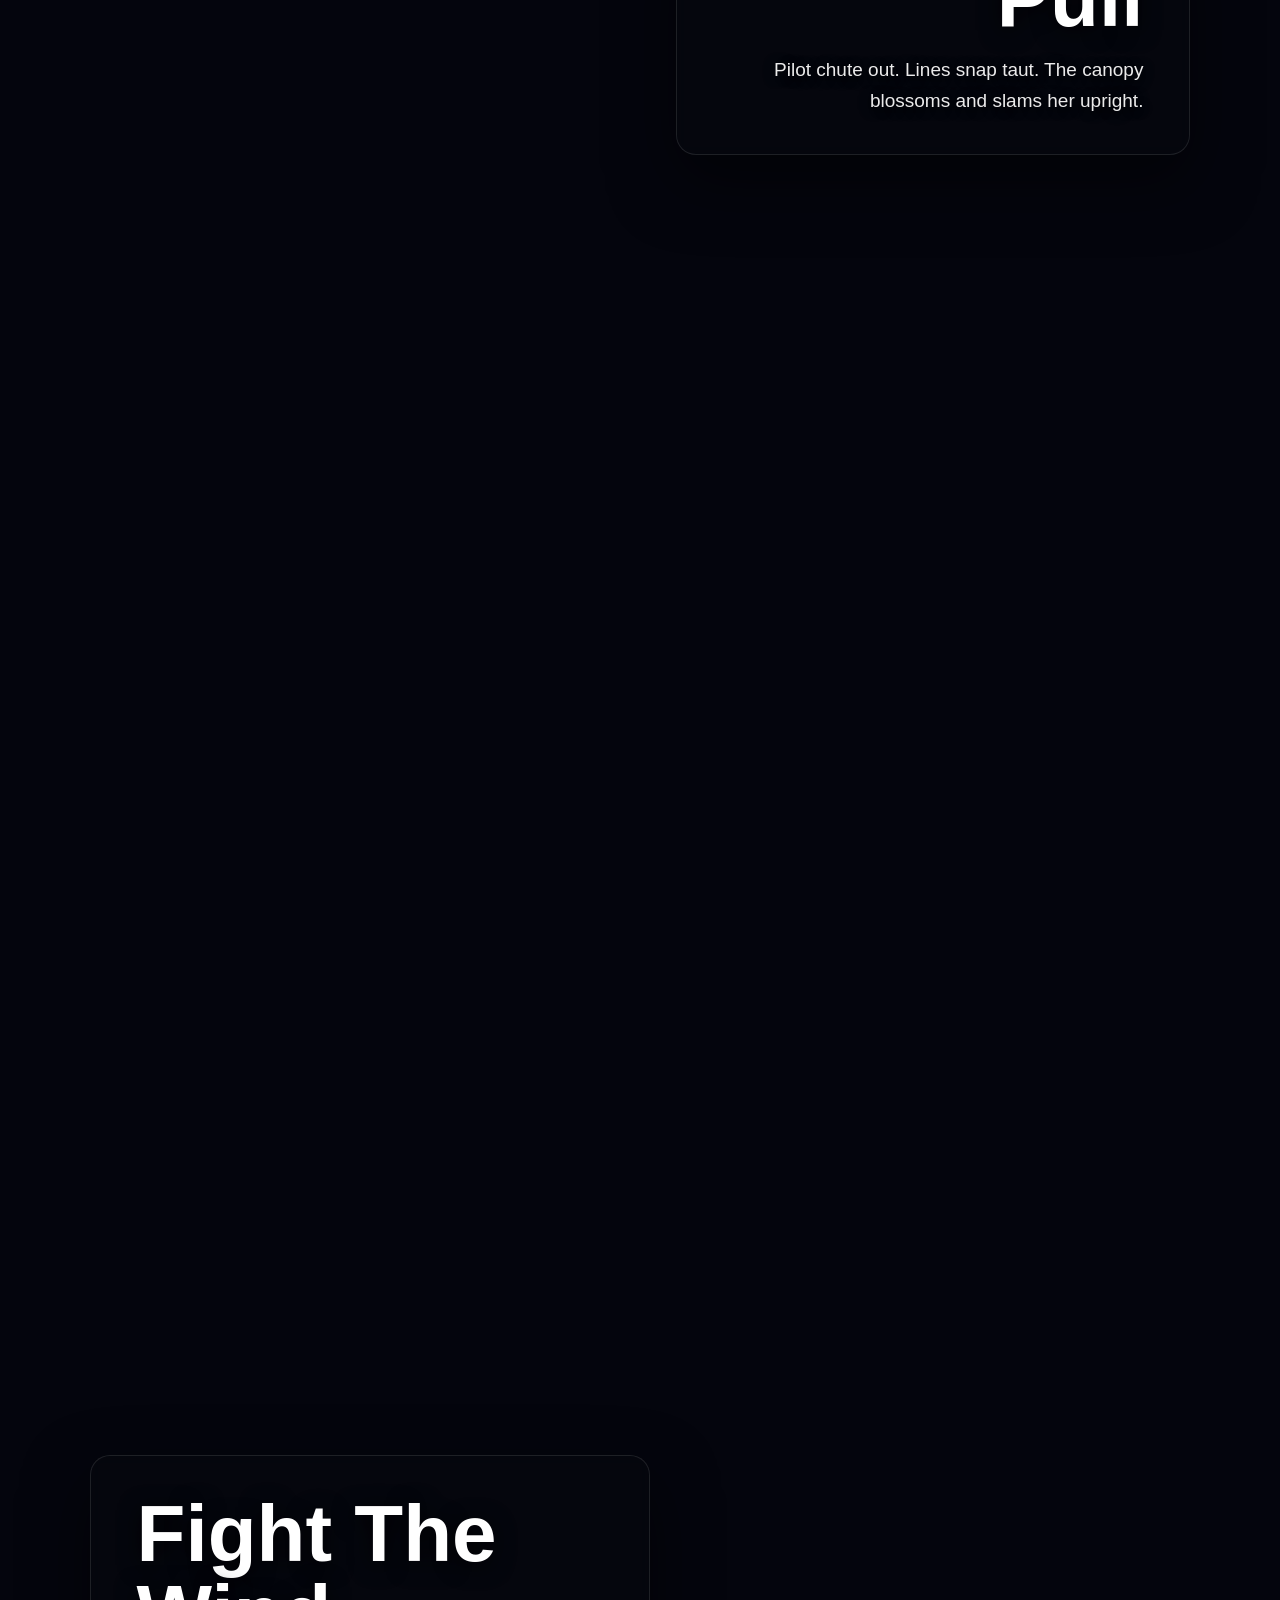
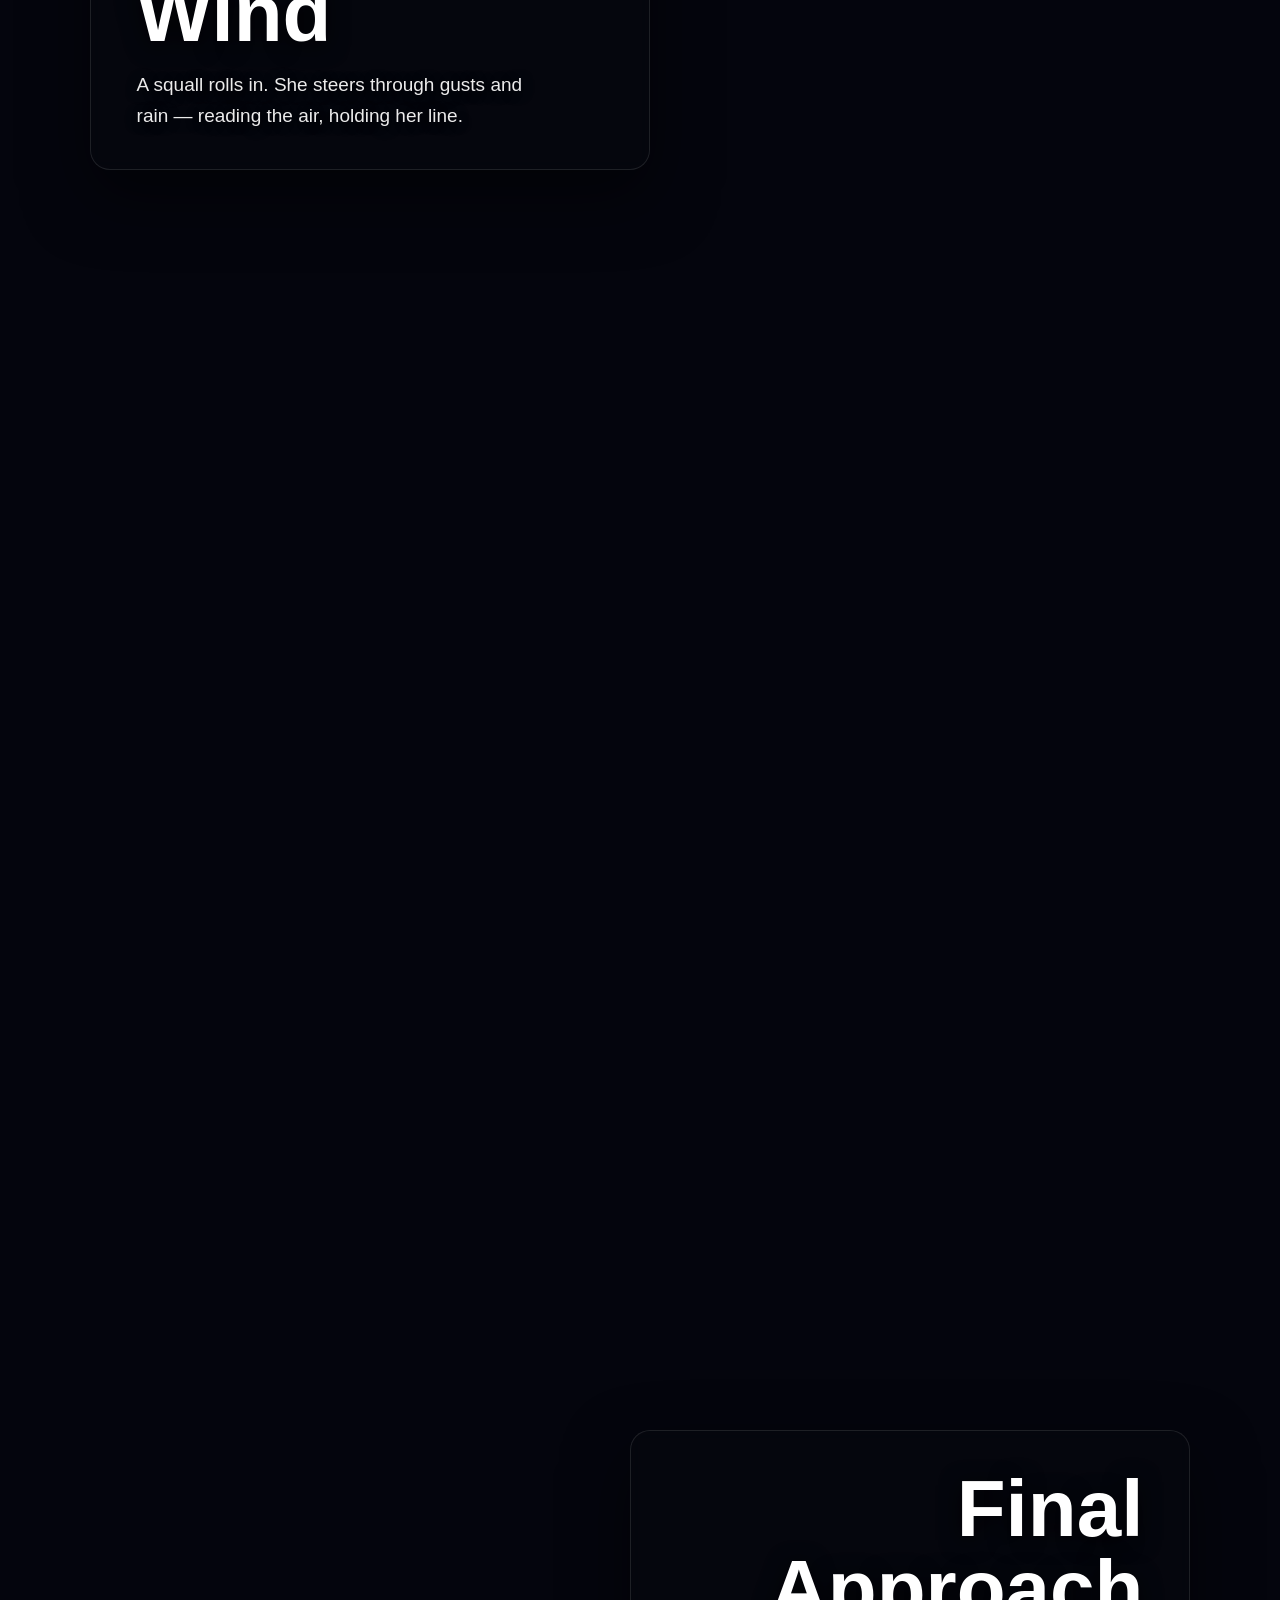
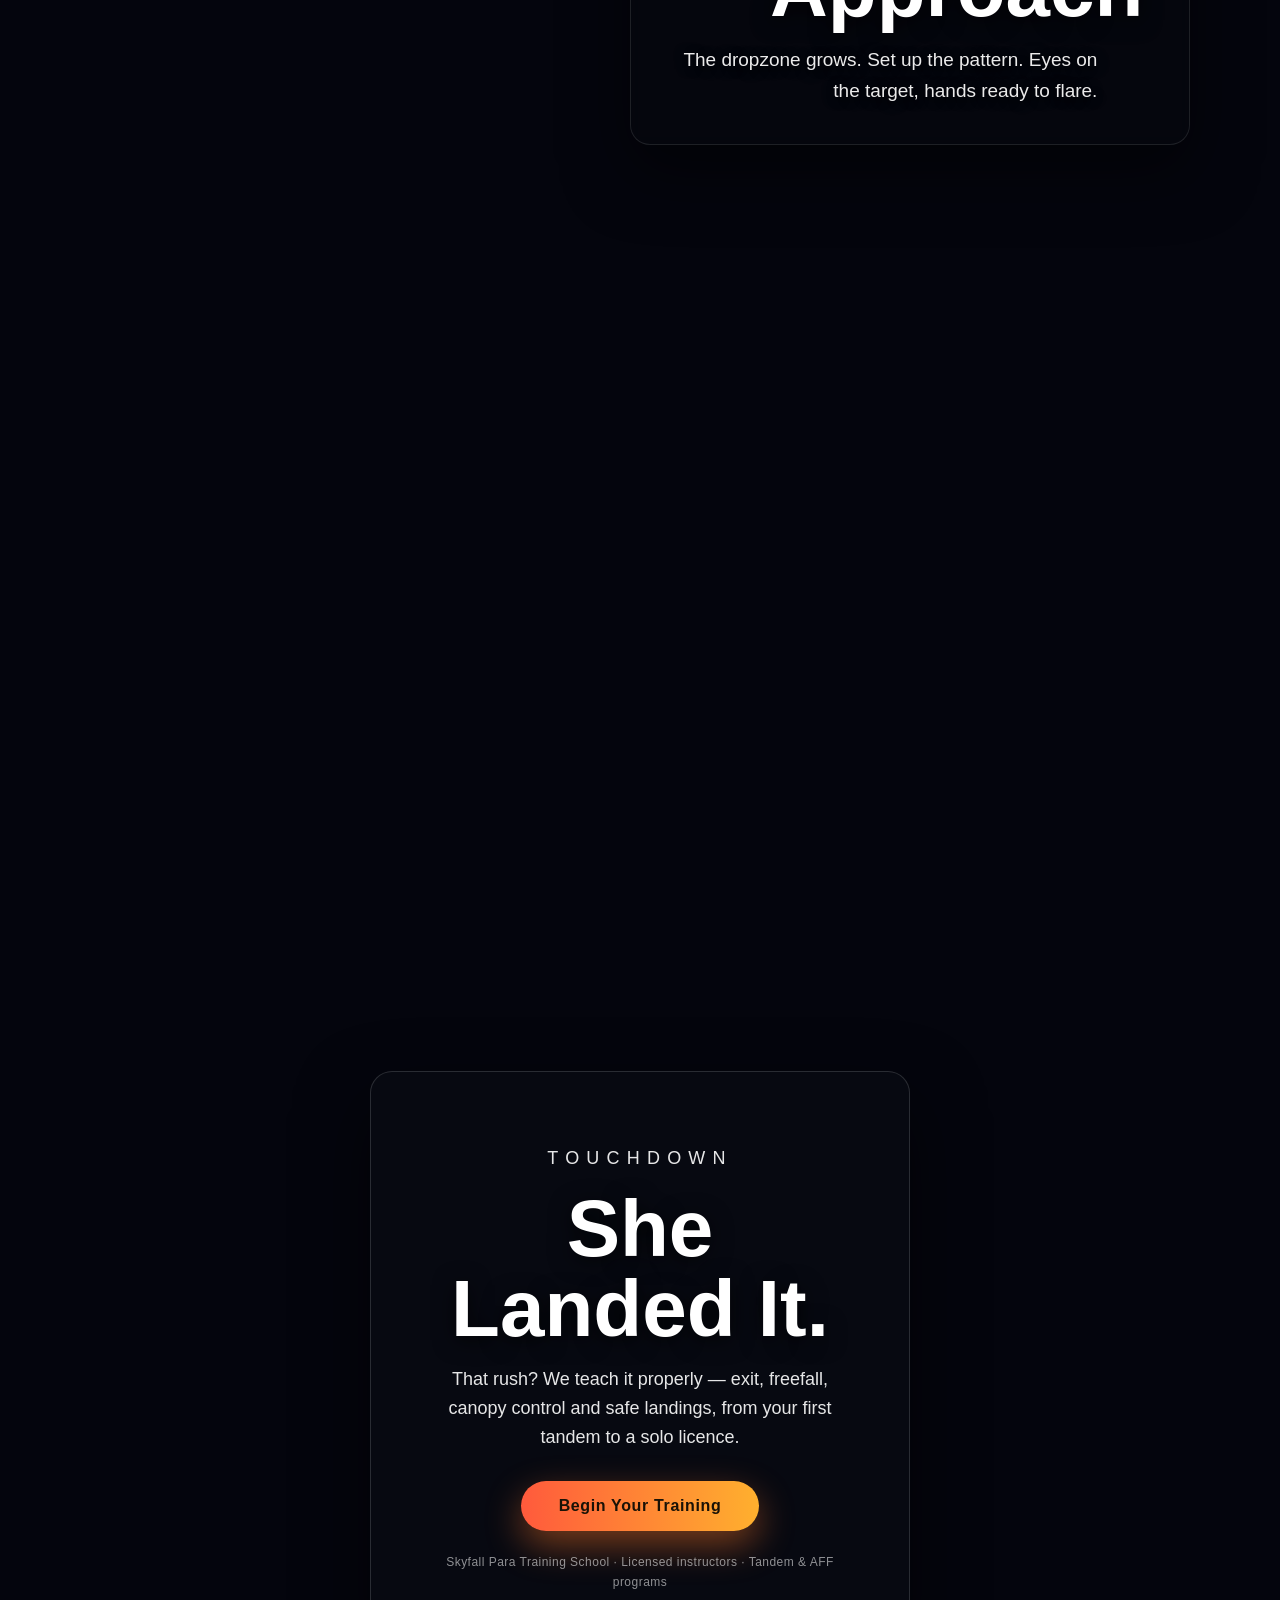
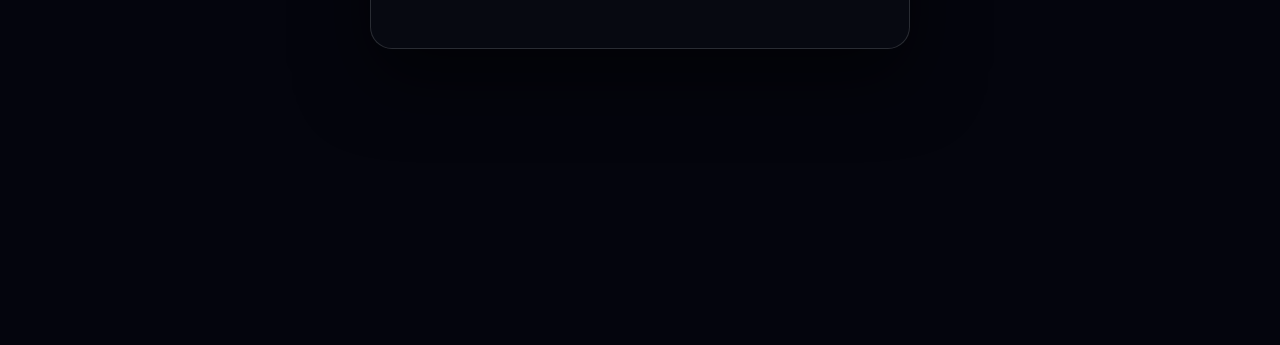
<file: skydive-journey/the-dive.html>
<!DOCTYPE html>
<html lang="en">
<head>
<meta charset="UTF-8" />
<meta name="viewport" content="width=device-width, initial-scale=1, viewport-fit=cover" />
<title>THE DIVE — Skyfall Para Training School</title>
<meta name="description" content="A scroll-driven skydiving journey: exit, freefall, canopy, weather and a safe landing." />
<style>
/* ============================================================
   THE DIVE — scroll-driven skydiving journey
   ============================================================ */

:root{
  --p: 0;
  --sky-top:  #04050d;
  --sky-bot:  #15305a;
  --glow: 0;
  --shake: 0px;
  --gforce: 0;
}

*{ margin:0; padding:0; box-sizing:border-box; }
html{ scroll-behavior:smooth; }
body{
  background:#04050d; color:#fff;
  font-family:"Segoe UI",-apple-system,BlinkMacSystemFont,Roboto,Helvetica,Arial,sans-serif;
  -webkit-font-smoothing:antialiased;
  overflow-x:hidden;
}

/* ---------- Fixed cinematic stage ---------- */
.stage{
  position:fixed; inset:0; overflow:hidden; z-index:0;
  transform:translate3d(var(--shake),calc(var(--shake) * -0.6),0);
}

/* ---------- Sky ---------- */
.sky{
  position:absolute; inset:-2px;
  background:linear-gradient(180deg,var(--sky-top) 0%, var(--sky-bot) 78%);
  transition:background .12s linear;
}
.sky-glow{
  position:absolute; left:-10%; right:-10%; bottom:-8%; height:60%;
  background:radial-gradient(60% 100% at 50% 100%,
            rgba(255,150,70,.55), rgba(255,150,70,0) 70%);
  opacity:var(--glow); pointer-events:none;
}

/* ---------- Stars ---------- */
.stars{
  position:absolute; inset:0; opacity:0; pointer-events:none;
  background-image:
    radial-gradient(1.4px 1.4px at 12% 18%, #fff, transparent),
    radial-gradient(1.2px 1.2px at 28% 42%, #cfe0ff, transparent),
    radial-gradient(1.6px 1.6px at 47% 12%, #fff, transparent),
    radial-gradient(1px 1px at 63% 33%, #fff, transparent),
    radial-gradient(1.5px 1.5px at 78% 22%, #e6efff, transparent),
    radial-gradient(1.1px 1.1px at 88% 48%, #fff, transparent),
    radial-gradient(1.3px 1.3px at 38% 60%, #fff, transparent);
}

/* ---------- Clouds ---------- */
.clouds{
  position:absolute; left:-20%; right:-20%; height:240%; top:-70%;
  pointer-events:none; will-change:transform;
}
.clouds::before,.clouds::after{
  content:""; position:absolute; left:0; right:0; height:34%;
  background-repeat:no-repeat;
}
.deck-far{ filter:blur(7px);  opacity:.45; }
.deck-mid{ filter:blur(3px);  opacity:.7;  }
.deck-near{ filter:blur(1px); opacity:.92; }
.deck-far::before{ top:14%;
  background:
    radial-gradient(closest-side at 22% 50%, #fff 0 60%, transparent 72%) 0 0/300px 110px,
    radial-gradient(closest-side at 70% 50%, #eef4ff 0 60%, transparent 72%) 140px 30px/360px 130px;}
.deck-mid::before{ top:46%;
  background:
    radial-gradient(closest-side at 30% 55%, #fff 0 58%, transparent 70%) 0 0/420px 150px,
    radial-gradient(closest-side at 78% 45%, #fff 0 58%, transparent 70%) 260px 60px/520px 180px;}
.deck-mid::after{ top:72%;
  background:radial-gradient(closest-side at 50% 50%, #fff 0 60%, transparent 72%) 80px 0/600px 200px;}
.deck-near::before{ top:30%;
  background:
    radial-gradient(closest-side at 40% 55%, #fff 0 62%, transparent 74%) 0 0/680px 230px,
    radial-gradient(closest-side at 85% 50%, #fff 0 62%, transparent 74%) 420px 80px/720px 260px;}

/* ---------- Wind / speed streaks ---------- */
.windfield{
  position:absolute; inset:-10%; pointer-events:none; opacity:0;
  background-image:repeating-linear-gradient(
      to bottom, rgba(255,255,255,.6) 0 2px, transparent 2px 22px);
  background-size:100% 200px;
  mix-blend-mode:screen;
  animation:windrush .42s linear infinite;
}
.windfield::after{
  content:""; position:absolute; inset:0;
  background-image:repeating-linear-gradient(
      to bottom, rgba(255,255,255,.35) 0 1px, transparent 1px 13px);
  background-size:100% 130px;
  animation:windrush .26s linear infinite;
}
@keyframes windrush{ to{ background-position:0 220px; } }

/* ---------- Aircraft ---------- */
.plane{
  position:absolute; left:50%; top:34%;
  transform:translate(-50%,-50%);
  will-change:transform,opacity;
}
.plane-body{
  filter:drop-shadow(0 14px 24px rgba(0,0,0,.45));
  animation:planeIdle 3.2s ease-in-out infinite;
  will-change:transform;
}
@keyframes planeIdle{
  0%,100%{ transform:translateY(0) rotate(0deg); }
  50%    { transform:translateY(-9px) rotate(-1.4deg); }
}

/* ---------- Rig: diver + canopy ---------- */
.rig{
  position:absolute; left:50%; top:50%;
  transform:translate(-50%,-50%);
  will-change:transform;
}
.diver{
  position:relative;
  transform-origin:50% 12%;
  filter:drop-shadow(0 12px 18px rgba(0,0,0,.45));
  will-change:transform,filter;
}
.canopy{
  position:absolute; left:50%; bottom:78%;
  transform:translateX(-50%) scale(.02);
  transform-origin:50% 100%;
  opacity:0;
  filter:drop-shadow(0 10px 20px rgba(0,0,0,.35));
  will-change:transform,opacity;
}
#poseFreefall,#poseCanopy{ transition:opacity .2s ease; }
#ponyFF{ transform-box:fill-box; transform-origin:6% 64%; will-change:transform; }
#ponyCP{ transform-box:fill-box; transform-origin:82% 78%; will-change:transform; }

/* ---------- Weather ---------- */
.rain{
  position:absolute; inset:-20%; pointer-events:none; opacity:0;
  background-image:repeating-linear-gradient(
      14deg, rgba(190,215,240,.55) 0 1.5px, transparent 1.5px 9px);
  background-size:100% 120px;
  animation:rainfall .3s linear infinite;
}
@keyframes rainfall{ to{ background-position:60px 120px; } }
.lightning{
  position:absolute; inset:0; background:#fff; opacity:0;
  pointer-events:none; mix-blend-mode:screen;
}
.lightning.strike{ animation:strike 1.1s linear; }
@keyframes strike{
  0%,100%{opacity:0} 4%{opacity:.9} 8%{opacity:.1}
  12%{opacity:.75} 16%{opacity:0} 60%{opacity:0}
}

/* ---------- Ground ---------- */
.ground{
  position:absolute; left:-10%; right:-10%; bottom:0; height:46%;
  transform:translateY(100%); will-change:transform;
}
.field{
  position:absolute; inset:0;
  background:radial-gradient(120% 80% at 50% 120%, #2f7d3f 0%, #245f31 55%, #1b3f24 100%);
}
.field::after{
  content:""; position:absolute; inset:0;
  background-image:
    repeating-linear-gradient(92deg, rgba(0,0,0,.10) 0 60px, transparent 60px 130px),
    repeating-linear-gradient(2deg,  rgba(255,255,255,.05) 0 40px, transparent 40px 110px);
}
.dropzone{
  position:absolute; left:50%; top:30%; width:120px; height:120px;
  transform:translate(-50%,-50%); display:grid; place-items:center;
}
.dz-ring{ position:absolute; inset:0; border:3px solid rgba(255,255,255,.85); border-radius:50%; }
.dz-ring.r2{ inset:26px; opacity:.6; }
.dz-x{ font-size:54px; font-weight:800; color:#fff; text-shadow:0 2px 6px rgba(0,0,0,.5); }
.dust{
  position:absolute; left:50%; bottom:22%; width:10px; height:10px; border-radius:50%;
  background:radial-gradient(circle,#d8c9a8,rgba(216,201,168,0));
  transform:translateX(-50%) scale(0); opacity:0;
}

/* ---------- Cinematic overlays ---------- */
.vignette{ position:absolute; inset:0; pointer-events:none;
  box-shadow:inset 0 0 240px 70px rgba(0,0,0,.55); }
.gforce{ position:absolute; inset:0; pointer-events:none;
  background:radial-gradient(60% 60% at 50% 45%, transparent 38%, rgba(0,0,0,.78) 100%);
  opacity:var(--gforce); }
.flash{ position:absolute; inset:0; pointer-events:none; background:#fff; opacity:0; }

/* ---------- HUD ---------- */
.hud{
  position:absolute; left:0; right:0; bottom:0;
  display:flex; align-items:flex-end; justify-content:space-between; gap:20px;
  padding:22px clamp(16px,4vw,54px) clamp(18px,3.4vw,40px);
  font-variant-numeric:tabular-nums; z-index:5;
  background:linear-gradient(0deg, rgba(0,0,0,.5), transparent);
}
.hud-label{ display:block; font-size:11px; letter-spacing:.28em;
  text-transform:uppercase; color:rgba(255,255,255,.65); margin-bottom:4px; }
.hud-value{ font-size:clamp(15px,2.2vw,20px); color:rgba(255,255,255,.9); }
.hud-value b{ font-size:clamp(26px,5vw,46px); font-weight:800; color:#fff; }
.hud-block.right{ text-align:right; }
.hud-mid{ flex:1; max-width:340px; text-align:center; padding-bottom:6px; }
.phase{ display:inline-block; font-size:12px; letter-spacing:.34em;
  text-transform:uppercase; color:#ff9b4d; font-weight:700; margin-bottom:10px;
  text-shadow:0 0 14px rgba(255,131,36,.6); }
.divebar{ height:4px; border-radius:99px; background:rgba(255,255,255,.18); overflow:hidden; }
.divebar i{ display:block; height:100%; width:calc(var(--p) * 100%);
  background:linear-gradient(90deg,#ff5a3c,#ffb02e); }

/* ---------- Scroll track ---------- */
.track{ position:relative; z-index:2; }
.hero,.beat,.finale{
  min-height:100vh; display:flex; flex-direction:column; justify-content:center;
  padding:8vh clamp(22px,7vw,120px);
}
.beat{ min-height:175vh; align-items:flex-start; }
.finale{ min-height:130vh; align-items:center; text-align:center; }
.hero{ text-align:center; align-items:center; }

/* readable scrim behind all copy */
.copy{
  display:inline-block; max-width:560px;
  padding:clamp(22px,3.4vw,38px) clamp(24px,3.8vw,46px);
  background:rgba(6,9,14,.5);
  border:1px solid rgba(255,255,255,.10);
  border-radius:20px;
  backdrop-filter:blur(7px); -webkit-backdrop-filter:blur(7px);
  box-shadow:0 26px 64px rgba(0,0,0,.5);
}
.hero .copy{ background:rgba(6,9,14,.34); border-color:rgba(255,255,255,.08); }

.kicker{ font-size:13px; letter-spacing:.4em; text-transform:uppercase;
  color:#ff9b4d; margin-bottom:16px; }
.hero h1{
  font-size:clamp(60px,17vw,190px); font-weight:900; letter-spacing:.02em;
  line-height:.92; text-shadow:0 6px 30px rgba(0,0,0,.85);
}
.hero .sub{ margin-top:20px; font-size:clamp(15px,2.3vw,19px); line-height:1.6;
  color:rgba(255,255,255,.9); text-shadow:0 2px 14px rgba(0,0,0,.9); }
.scroll-cue{ margin-top:46px; font-size:11px; letter-spacing:.34em;
  text-transform:uppercase; color:rgba(255,255,255,.85);
  display:flex; flex-direction:column; align-items:center; gap:12px;
  text-shadow:0 2px 10px rgba(0,0,0,.9); }
.scroll-cue span{ width:24px; height:40px; border:2px solid rgba(255,255,255,.6);
  border-radius:14px; position:relative; }
.scroll-cue span::after{ content:""; position:absolute; left:50%; top:8px;
  width:4px; height:8px; border-radius:2px; background:#fff;
  transform:translateX(-50%); animation:cue 1.5s ease-in-out infinite; }
@keyframes cue{ 0%{opacity:0;transform:translate(-50%,0)} 40%{opacity:1}
  100%{opacity:0;transform:translate(-50%,16px)} }

.beat h2,.finale h2{ font-size:clamp(34px,7vw,80px); font-weight:900;
  line-height:1; max-width:14ch; text-shadow:0 4px 22px rgba(0,0,0,.85); }
.beat p{ margin-top:16px; max-width:420px; font-size:clamp(15px,2.3vw,19px);
  line-height:1.6; color:rgba(255,255,255,.92); text-shadow:0 2px 12px rgba(0,0,0,.9); }
.beat:nth-child(even){ align-items:flex-end; text-align:right; }

.card{
  max-width:540px; background:rgba(10,14,22,.62);
  border:1px solid rgba(255,255,255,.14);
  backdrop-filter:blur(10px); -webkit-backdrop-filter:blur(10px);
  border-radius:22px; padding:clamp(30px,5vw,56px);
  box-shadow:0 30px 70px rgba(0,0,0,.55);
}
.card p{ margin-top:16px; color:rgba(255,255,255,.9); line-height:1.6;
  font-size:clamp(15px,2.2vw,18px); }
.cta{ display:inline-block; margin-top:30px; padding:16px 38px; border-radius:99px;
  background:linear-gradient(90deg,#ff5a3c,#ffb02e); color:#1a1206;
  font-weight:800; letter-spacing:.04em; text-decoration:none; font-size:16px;
  box-shadow:0 14px 36px rgba(255,120,40,.45);
  transition:transform .18s ease, box-shadow .18s ease; }
.cta:hover{ transform:translateY(-2px) scale(1.02);
  box-shadow:0 18px 44px rgba(255,120,40,.6); }
.fineprint{ margin-top:22px !important; font-size:12px !important;
  letter-spacing:.04em; color:rgba(255,255,255,.55) !important; }

@media (prefers-reduced-motion:reduce){
  html{ scroll-behavior:auto; }
  .windfield,.windfield::after,.rain,.scroll-cue span::after,.plane-body{ animation:none; }
}
</style>
</head>
<body>

<!-- ============ FIXED CINEMATIC STAGE ============ -->
<div class="stage" id="stage" aria-hidden="true">

  <div class="sky" id="sky"></div>
  <div class="sky-glow" id="skyGlow"></div>
  <div class="stars" id="stars"></div>

  <div class="clouds deck-far"  id="cloudsFar"></div>
  <div class="clouds deck-mid"  id="cloudsMid"></div>
  <div class="clouds deck-near" id="cloudsNear"></div>

  <div class="windfield" id="windfield"></div>

  <!-- The aircraft (outer = scroll recede, inner = live idle) -->
  <div class="plane" id="plane">
    <div class="plane-body">
      <svg viewBox="0 0 320 140" width="320" height="140" aria-hidden="true">
        <g fill="#e9eef5">
          <path d="M40 78 L250 64 Q300 60 312 70 Q300 84 250 86 L60 96 Q44 96 40 88 Z"/>
          <path d="M120 70 L96 26 L116 24 L168 66 Z" fill="#c4ccd8"/>
          <path d="M120 84 L100 120 L120 120 L168 86 Z" fill="#aab4c4"/>
          <path d="M250 66 L246 40 L262 42 L276 66 Z" fill="#c4ccd8"/>
          <circle cx="86" cy="80" r="5" fill="#7fb2e6"/>
          <circle cx="104" cy="78" r="5" fill="#7fb2e6"/>
          <circle cx="122" cy="76" r="5" fill="#7fb2e6"/>
        </g>
        <rect x="150" y="74" width="30" height="20" rx="3" fill="#1a2230"/>
      </svg>
    </div>
  </div>

  <!-- The jumper + canopy rig -->
  <div class="rig" id="rig">

    <div class="canopy" id="canopy">
      <svg viewBox="0 0 360 220" width="360" height="220" aria-hidden="true">
        <defs>
          <linearGradient id="cg" x1="0" y1="0" x2="0" y2="1">
            <stop offset="0" stop-color="#ff5a3c"/>
            <stop offset="0.5" stop-color="#ff8324"/>
            <stop offset="1" stop-color="#ffb02e"/>
          </linearGradient>
        </defs>
        <path d="M20 96 Q180 -8 340 96 Q338 120 322 122 L300 96 L276 124 L252 96
                 L228 126 L204 96 L180 128 L156 96 L132 126 L108 96 L84 124
                 L60 96 L38 122 Q22 120 20 96 Z" fill="url(#cg)"/>
        <g stroke="#2a3140" stroke-width="1.4" opacity="0.55">
          <line x1="60" y1="112" x2="172" y2="210"/>
          <line x1="120" y1="116" x2="176" y2="210"/>
          <line x1="180" y1="120" x2="180" y2="210"/>
          <line x1="240" y1="116" x2="184" y2="210"/>
          <line x1="300" y1="112" x2="188" y2="210"/>
        </g>
      </svg>
    </div>

    <!-- The skydiver (our main character) -->
    <div class="diver" id="diver">
      <svg viewBox="0 0 240 240" width="240" height="240" aria-hidden="true">

        <!-- FREEFALL POSE — belly to earth, arched, ponytail streaming -->
        <g id="poseFreefall">
          <path id="ponyFF" d="M120 44 C152 24 180 16 202 26 C184 30 176 40 174 53
                   C190 51 202 60 204 73 C186 67 172 73 162 84
                   C154 60 138 50 120 53 Z" fill="#3b2415"/>
          <path d="M96 96 L38 78 L32 98 L92 120 Z" fill="#16b8a7"/>
          <path d="M134 96 L192 78 L198 98 L138 120 Z" fill="#16b8a7"/>
          <path d="M104 152 L74 210 L92 218 L122 160 Z" fill="#0f8f83"/>
          <path d="M126 152 L156 210 L138 218 L116 160 Z" fill="#0f8f83"/>
          <path d="M90 78 Q115 64 142 78 L146 140 Q115 158 86 140 Z" fill="#1ad0bc"/>
          <rect x="100" y="92" width="34" height="42" rx="9" fill="#0f8f83"/>
          <ellipse cx="116" cy="54" rx="19" ry="18" fill="#e9b793"/>
          <path d="M97 50 a19 19 0 0 1 38 0 q-19 -11 -38 0 Z" fill="#202833"/>
          <rect x="101" y="52" width="30" height="11" rx="5" fill="#0c0f14"/>
        </g>

        <!-- UNDER-CANOPY POSE — upright in the harness -->
        <g id="poseCanopy" opacity="0">
          <path id="ponyCP" d="M104 40 C90 24 74 16 60 22 C72 30 74 42 72 55
                   C64 74 68 96 82 108 C84 86 96 66 110 58 Z" fill="#3b2415"/>
          <path d="M98 74 L70 22 L82 16 L112 70 Z" fill="#16b8a7"/>
          <path d="M126 74 L154 22 L142 16 L112 70 Z" fill="#16b8a7"/>
          <path d="M96 64 Q114 56 132 64 L136 124 Q114 134 92 124 Z" fill="#1ad0bc"/>
          <rect x="100" y="80" width="28" height="36" rx="8" fill="#0f8f83"/>
          <rect x="102" y="120" width="13" height="62" rx="6" fill="#0f8f83"/>
          <rect x="115" y="120" width="13" height="62" rx="6" fill="#0f8f83"/>
          <circle cx="114" cy="50" r="17" fill="#e9b793"/>
          <path d="M97 48 a17 17 0 0 1 34 0 q-17 -10 -34 0 Z" fill="#202833"/>
          <rect x="100" y="48" width="28" height="10" rx="5" fill="#0c0f14"/>
        </g>
      </svg>
    </div>
  </div>

  <div class="rain" id="rain"></div>
  <div class="lightning" id="lightning"></div>

  <div class="ground" id="ground">
    <div class="field"></div>
    <div class="dropzone" id="dropzone">
      <span class="dz-ring"></span><span class="dz-ring r2"></span>
      <span class="dz-x">×</span>
    </div>
    <div class="dust" id="dust"></div>
  </div>

  <div class="vignette" id="vignette"></div>
  <div class="gforce" id="gforce"></div>
  <div class="flash" id="flash"></div>

  <div class="hud">
    <div class="hud-block">
      <span class="hud-label">Altitude</span>
      <span class="hud-value"><b id="alt">14000</b> ft</span>
    </div>
    <div class="hud-mid">
      <span class="phase" id="phase">Ready</span>
      <div class="divebar"><i id="diveFill"></i></div>
    </div>
    <div class="hud-block right">
      <span class="hud-label">Vertical Speed</span>
      <span class="hud-value"><b id="spd">0</b> mph</span>
    </div>
  </div>
</div>

<!-- ============ SCROLL TRACK ============ -->
<main class="track">
  <header class="hero">
    <div class="copy">
      <p class="kicker">Skyfall Para Training School</p>
      <h1>THE&nbsp;DIVE</h1>
      <p class="sub">14,000 feet. 60 seconds of freefall.<br/>One canopy between you and the ground.</p>
    </div>
    <div class="scroll-cue"><span></span>scroll to jump</div>
  </header>

  <section class="beat"><div class="copy"><h2>The Door Opens</h2><p>Wind roars past the open hatch. She checks her rig, breathes, and steps into the sky.</p></div></section>
  <section class="beat"><div class="copy"><h2>Terminal Velocity</h2><p>Belly to earth, arched and stable. 120 miles per hour — the airframe of her body fighting the wind.</p></div></section>
  <section class="beat"><div class="copy"><h2>Pull</h2><p>Pilot chute out. Lines snap taut. The canopy blossoms and slams her upright.</p></div></section>
  <section class="beat"><div class="copy"><h2>Fight The Wind</h2><p>A squall rolls in. She steers through gusts and rain — reading the air, holding her line.</p></div></section>
  <section class="beat"><div class="copy"><h2>Final Approach</h2><p>The dropzone grows. Set up the pattern. Eyes on the target, hands ready to flare.</p></div></section>

  <section class="finale" id="finale">
    <div class="card">
      <p class="kicker">Touchdown</p>
      <h2>She Landed It.</h2>
      <p>That rush? We teach it properly — exit, freefall, canopy control and safe landings, from your first tandem to a solo licence.</p>
      <a class="cta" href="#" onclick="return false;">Begin Your Training</a>
      <p class="fineprint">Skyfall Para Training School · Licensed instructors · Tandem &amp; AFF programs</p>
    </div>
  </section>
</main>

<script>
/* ============================================================
   THE DIVE — scroll choreography
   Scroll progress (0..1) drives a full skydive. The jumper is
   the focus: exit tumble, speed-scaled buffeting, streaming
   hair, canopy snatch, pendulum under wind, flare on landing.
   ============================================================ */
(function () {
  "use strict";

  const clamp = (v, a, b) => (v < a ? a : v > b ? b : v);
  const lerp  = (a, b, t) => a + (b - a) * t;
  const inv   = (v, a, b) => clamp((v - a) / (b - a), 0, 1);
  const smooth = t => t * t * (3 - 2 * t);
  const easeOutCubic = t => 1 - Math.pow(1 - t, 3);
  const easeOutBack = t => {
    const c = 1.7;
    return 1 + (c + 1) * Math.pow(t - 1, 3) + c * Math.pow(t - 1, 2);
  };
  const pulse = (p, c, w) => clamp(1 - Math.abs(p - c) / w, 0, 1);

  function curve(p, pts) {
    if (p <= pts[0][0]) return pts[0][1];
    if (p >= pts[pts.length - 1][0]) return pts[pts.length - 1][1];
    for (let i = 0; i < pts.length - 1; i++) {
      const [pa, va] = pts[i], [pb, vb] = pts[i + 1];
      if (p >= pa && p <= pb) return lerp(va, vb, (p - pa) / (pb - pa));
    }
    return pts[pts.length - 1][1];
  }
  const hex = h => [parseInt(h.slice(1,3),16),parseInt(h.slice(3,5),16),parseInt(h.slice(5,7),16)];
  function mixHex(h1, h2, t) {
    const a = hex(h1), b = hex(h2);
    return `rgb(${Math.round(lerp(a[0],b[0],t))},${Math.round(lerp(a[1],b[1],t))},${Math.round(lerp(a[2],b[2],t))})`;
  }

  const $ = id => document.getElementById(id);
  const root = document.documentElement;
  const stars = $("stars");
  const cFar = $("cloudsFar"), cMid = $("cloudsMid"), cNear = $("cloudsNear");
  const wind = $("windfield");
  const plane = $("plane");
  const rig = $("rig"), diver = $("diver"), canopy = $("canopy");
  const poseFF = $("poseFreefall"), poseCP = $("poseCanopy");
  const ponyFF = $("ponyFF"), ponyCP = $("ponyCP");
  const rain = $("rain"), bolt = $("lightning");
  const ground = $("ground"), dz = $("dropzone"), dust = $("dust");
  const flash = $("flash");
  const altEl = $("alt"), spdEl = $("spd"), phaseEl = $("phase");

  const SKY = [
    { p:0.00, t:"#04050d", b:"#142a52" },
    { p:0.18, t:"#081634", b:"#27538f" },
    { p:0.42, t:"#123163", b:"#4a86c8" },
    { p:0.52, t:"#26313f", b:"#566571" },
    { p:0.68, t:"#1b242f", b:"#414e59" },
    { p:0.82, t:"#5a6f93", b:"#a9bdca" },
    { p:1.00, t:"#83b3e6", b:"#dcebdd" },
  ];
  function skyColors(p) {
    let a = SKY[0], b = SKY[SKY.length - 1];
    for (let i = 0; i < SKY.length - 1; i++)
      if (p >= SKY[i].p && p <= SKY[i+1].p) { a = SKY[i]; b = SKY[i+1]; break; }
    const t = inv(p, a.p, b.p);
    return [mixHex(a.t, b.t, t), mixHex(a.b, b.b, t)];
  }

  const ALT = [[0,14000],[0.10,13600],[0.18,12800],[0.45,5400],
               [0.55,4700],[0.78,1300],[0.90,360],[0.97,40],[1,0]];
  const SPD = [[0,0],[0.10,18],[0.30,120],[0.45,120],[0.50,72],
               [0.55,16],[0.78,15],[0.92,12],[0.97,5],[1,0]];

  let struck = { a:false, b:false }, dusted = false;
  function strike(){ bolt.classList.remove("strike"); void bolt.offsetWidth; bolt.classList.add("strike"); }

  let target = 0, cur = 0;
  function readScroll(){
    const max = document.documentElement.scrollHeight - window.innerHeight;
    target = max > 0 ? clamp(window.scrollY / max, 0, 1) : 0;
  }

  function render(now) {
    cur += (target - cur) * 0.12;
    const p = cur;
    const t = now * 0.001;
    root.style.setProperty("--p", p.toFixed(4));

    /* ----- SKY ----- */
    const [st, sb] = skyColors(p);
    root.style.setProperty("--sky-top", st);
    root.style.setProperty("--sky-bot", sb);
    stars.style.opacity = (1 - inv(p, 0.04, 0.20)).toFixed(3);
    root.style.setProperty("--glow", inv(p, 0.80, 0.99).toFixed(3));

    /* ----- CLOUD PARALLAX (rush hard during freefall) ----- */
    const fall = curve(p, [[0,0],[0.18,0.05],[0.45,0.6],[1,1]]);
    cFar.style.transform  = `translate3d(0,${(-fall*70).toFixed(1)}vh,0)`;
    cMid.style.transform  = `translate3d(0,${(-fall*160).toFixed(1)}vh,0)`;
    cNear.style.transform = `translate3d(0,${(-fall*320).toFixed(1)}vh,0)`;
    const clOp = 1 - inv(p, 0.80, 0.95);
    cFar.style.opacity  = (0.45 * clOp).toFixed(3);
    cMid.style.opacity  = (0.70 * clOp).toFixed(3);
    cNear.style.opacity = (0.92 * clOp).toFixed(3);

    /* ----- SPEED MODEL (drives buffeting & blur) ----- */
    const spd = curve(p, SPD);
    const speedN = clamp(spd / 120, 0, 1);
    const fallingFast = curve(p, [[0.16,0],[0.22,1],[0.46,1],[0.53,0],[1,0]]);

    /* ----- AIRCRAFT (idle hum via CSS; banks away on exit) ----- */
    const gone = inv(p, 0.09, 0.21);
    plane.style.opacity = (1 - gone).toFixed(3);
    plane.style.transform =
      `translate(-50%,-50%) translate(${(-gone*46).toFixed(1)}vw,${(-gone*26).toFixed(1)}vh) ` +
      `rotate(${(-gone*16).toFixed(1)}deg) scale(${(1-gone*0.7).toFixed(3)})`;

    /* ===== THE JUMPER ===== */

    // 1. EXIT — launch from the door and tumble into the airflow
    const exitE = easeOutCubic(inv(p, 0.05, 0.20));
    const exX = lerp(-2.5, 0, exitE);                    // vw
    const exY = lerp(-19, 0, exitE) + Math.sin(exitE*Math.PI)*9; // vh, arcs out
    const exScale = lerp(0.5, 1, exitE);
    const exRot = lerp(0, -415, exitE);                  // full tumble out

    // 2. FREEFALL — wind buffeting + high-speed jitter (the "fast drop")
    const buffet = speedN * fallingFast;
    const jx = (Math.random()-0.5) * 16 * buffet;        // px
    const jy = (Math.random()-0.5) * 12 * buffet;        // px
    const jr = (Math.random()-0.5) * 5 * buffet
             + Math.sin(t*23) * 3.2 * buffet;            // deg vibration
    const ffDriftX = Math.sin(t*0.8) * 2.4 * fallingFast;     // vw lateral drift
    const ffPitch  = Math.sin(t*2.6) * 4 * fallingFast;       // deg unstable pitch
    const breathe  = 1 + Math.sin(t*7) * 0.018 * fallingFast; // body flutter

    // 3. DEPLOY — violent upward snatch, then a damped bounce
    let yank = 0;
    const dpd = inv(p, 0.455, 0.62);
    if (dpd > 0 && dpd < 1) yank = -78 * Math.sin(dpd*Math.PI*3.1) * (1-dpd); // px

    // 4. UNDER CANOPY — slow pendulum + gust kicks
    const windAmp = curve(p, [[0.5,0],[0.57,1],[0.72,1.35],[0.86,0.45],[1,0.12]]);
    const penX = (Math.sin(t*1.05) + Math.sin(t*0.41)*0.5) * 3.6 * windAmp; // vw
    const penR = Math.sin(t*1.05 + 0.3) * 9 * windAmp;                      // deg
    const gust = Math.sin(t*0.33) * Math.sin(t*2.7) * 2.2 * windAmp;        // vw kick

    // 5. LANDING — settle onto the field and flare
    const settle = smooth(inv(p, 0.86, 1)) * 15;          // vh down
    const flareR = smooth(inv(p, 0.93, 1)) * -15;         // deg lean-back flare

    rig.style.transform =
      `translate(-50%,-50%) ` +
      `translate(${(exX + ffDriftX + penX + gust).toFixed(2)}vw, ${(exY + settle).toFixed(2)}vh) ` +
      `translate(${jx.toFixed(1)}px, ${(jy + yank).toFixed(1)}px) ` +
      `scale(${(exScale * breathe).toFixed(3)})`;
    diver.style.transform =
      `rotate(${(exRot + jr + ffPitch + penR + flareR).toFixed(2)}deg)`;
    diver.style.opacity = inv(p, 0.045, 0.12).toFixed(3);

    // motion blur scales with fall speed, gone once under canopy
    const mb = (speedN * 2.8 * fallingFast).toFixed(2);
    diver.style.filter = `drop-shadow(0 12px 18px rgba(0,0,0,.45)) blur(${mb}px)`;

    // pose crossfade at deployment
    const dep = inv(p, 0.455, 0.52);
    poseFF.style.opacity = (1 - dep).toFixed(3);
    poseCP.style.opacity = dep.toFixed(3);

    // hair whips harder the faster she falls / the stronger the wind
    const whipAmp = 8 + 26 * speedN * fallingFast + 30 * windAmp;
    const whip  = Math.sin(t*6.2)*0.55*whipAmp + Math.sin(t*2.4+0.7)*0.45*whipAmp - 16;
    const whip2 = Math.sin(t*1.5)*0.6*(whipAmp*0.5) + Math.sin(t*3.3)*0.4*(whipAmp*0.5) + 8;
    ponyFF.style.transform = `rotate(${whip.toFixed(2)}deg)`;
    ponyCP.style.transform = `rotate(${whip2.toFixed(2)}deg)`;

    // canopy unfurl
    const open = inv(p, 0.45, 0.55);
    if (open > 0) {
      const s = easeOutBack(open);
      canopy.style.opacity = clamp(open*2, 0, 1).toFixed(3);
      canopy.style.transform =
        `translateX(-50%) scale(${(0.02 + s*0.98).toFixed(3)}) rotate(${(penR*0.7).toFixed(2)}deg)`;
    } else {
      canopy.style.opacity = "0";
      canopy.style.transform = "translateX(-50%) scale(.02)";
    }

    /* ----- WIND STREAKS ----- */
    wind.style.opacity = (0.7 * fallingFast).toFixed(3);

    /* ----- WEATHER ----- */
    const wx = curve(p, [[0.50,0],[0.58,1],[0.72,1],[0.82,0],[1,0]]);
    rain.style.opacity = (0.85 * wx).toFixed(3);
    if (p > 0.585 && !struck.a) { struck.a = true; strike(); }
    if (p > 0.685 && !struck.b) { struck.b = true; strike(); }
    if (p < 0.55) { struck.a = struck.b = false; }

    /* ----- GROUND RUSHES UP ----- */
    const land = smooth(inv(p, 0.74, 0.985));
    ground.style.transform = `translateY(${((1 - land)*100).toFixed(2)}%)`;
    dz.style.transform =
      `translate(-50%,-50%) scale(${lerp(0.35, 3.4, smooth(inv(p,0.78,1))).toFixed(3)})`;

    if (p > 0.965 && !dusted) {
      dusted = true;
      dust.animate(
        [{ transform:"translateX(-50%) scale(0)", opacity:0.9 },
         { transform:"translateX(-50%) scale(14)", opacity:0 }],
        { duration:900, easing:"ease-out", fill:"forwards" });
    }
    if (p < 0.94) dusted = false;

    /* ----- CINEMATIC PUNCH ----- */
    root.style.setProperty("--gforce", (0.62 * fallingFast).toFixed(3));
    const shakeAmp = pulse(p, 0.49, 0.05) * 18;
    root.style.setProperty("--shake", `${(Math.sin(t*60)*shakeAmp).toFixed(2)}px`);
    flash.style.opacity = Math.max(
      pulse(p, 0.49, 0.012) * 0.7,
      pulse(p, 0.973, 0.012) * 0.85
    ).toFixed(3);

    /* ----- HUD ----- */
    altEl.textContent = Math.round(curve(p, ALT) / 10) * 10;
    spdEl.textContent = Math.round(spd);
    phaseEl.textContent =
      p < 0.10 ? "Ready" :
      p < 0.18 ? "Exit" :
      p < 0.45 ? "Freefall" :
      p < 0.55 ? "Deploy" :
      p < 0.74 ? "Weather" :
      p < 0.92 ? "Approach" : "Landed";

    requestAnimationFrame(render);
  }

  window.addEventListener("scroll", readScroll, { passive:true });
  window.addEventListener("resize", readScroll);
  readScroll();
  requestAnimationFrame(render);
})();
</script>
</body>
</html>
</file>
<file: skydive-journey/style.css>
/* ============================================================
   THE DIVE — scroll-driven skydiving journey
   ============================================================ */

:root{
  --p: 0;
  --sky-top:  #04050d;
  --sky-bot:  #15305a;
  --glow: 0;
  --shake: 0px;
  --gforce: 0;
}

*{ margin:0; padding:0; box-sizing:border-box; }
html{ scroll-behavior:smooth; }
body{
  background:#04050d; color:#fff;
  font-family:"Segoe UI",-apple-system,BlinkMacSystemFont,Roboto,Helvetica,Arial,sans-serif;
  -webkit-font-smoothing:antialiased;
  overflow-x:hidden;
}

/* ---------- Fixed cinematic stage ---------- */
.stage{
  position:fixed; inset:0; overflow:hidden; z-index:0;
  transform:translate3d(var(--shake),calc(var(--shake) * -0.6),0);
}

/* ---------- Sky ---------- */
.sky{
  position:absolute; inset:-2px;
  background:linear-gradient(180deg,var(--sky-top) 0%, var(--sky-bot) 78%);
  transition:background .12s linear;
}
.sky-glow{
  position:absolute; left:-10%; right:-10%; bottom:-8%; height:60%;
  background:radial-gradient(60% 100% at 50% 100%,
            rgba(255,150,70,.55), rgba(255,150,70,0) 70%);
  opacity:var(--glow); pointer-events:none;
}

/* ---------- Stars ---------- */
.stars{
  position:absolute; inset:0; opacity:0; pointer-events:none;
  background-image:
    radial-gradient(1.4px 1.4px at 12% 18%, #fff, transparent),
    radial-gradient(1.2px 1.2px at 28% 42%, #cfe0ff, transparent),
    radial-gradient(1.6px 1.6px at 47% 12%, #fff, transparent),
    radial-gradient(1px 1px at 63% 33%, #fff, transparent),
    radial-gradient(1.5px 1.5px at 78% 22%, #e6efff, transparent),
    radial-gradient(1.1px 1.1px at 88% 48%, #fff, transparent),
    radial-gradient(1.3px 1.3px at 38% 60%, #fff, transparent);
}

/* ---------- Clouds ---------- */
.clouds{
  position:absolute; left:-20%; right:-20%; height:240%; top:-70%;
  pointer-events:none; will-change:transform;
}
.clouds::before,.clouds::after{
  content:""; position:absolute; left:0; right:0; height:34%;
  background-repeat:no-repeat;
}
.deck-far{ filter:blur(7px);  opacity:.45; }
.deck-mid{ filter:blur(3px);  opacity:.7;  }
.deck-near{ filter:blur(1px); opacity:.92; }
.deck-far::before{ top:14%;
  background:
    radial-gradient(closest-side at 22% 50%, #fff 0 60%, transparent 72%) 0 0/300px 110px,
    radial-gradient(closest-side at 70% 50%, #eef4ff 0 60%, transparent 72%) 140px 30px/360px 130px;}
.deck-mid::before{ top:46%;
  background:
    radial-gradient(closest-side at 30% 55%, #fff 0 58%, transparent 70%) 0 0/420px 150px,
    radial-gradient(closest-side at 78% 45%, #fff 0 58%, transparent 70%) 260px 60px/520px 180px;}
.deck-mid::after{ top:72%;
  background:radial-gradient(closest-side at 50% 50%, #fff 0 60%, transparent 72%) 80px 0/600px 200px;}
.deck-near::before{ top:30%;
  background:
    radial-gradient(closest-side at 40% 55%, #fff 0 62%, transparent 74%) 0 0/680px 230px,
    radial-gradient(closest-side at 85% 50%, #fff 0 62%, transparent 74%) 420px 80px/720px 260px;}

/* ---------- Wind / speed streaks ---------- */
.windfield{
  position:absolute; inset:-10%; pointer-events:none; opacity:0;
  background-image:repeating-linear-gradient(
      to bottom, rgba(255,255,255,.6) 0 2px, transparent 2px 22px);
  background-size:100% 200px;
  mix-blend-mode:screen;
  animation:windrush .42s linear infinite;
}
.windfield::after{
  content:""; position:absolute; inset:0;
  background-image:repeating-linear-gradient(
      to bottom, rgba(255,255,255,.35) 0 1px, transparent 1px 13px);
  background-size:100% 130px;
  animation:windrush .26s linear infinite;
}
@keyframes windrush{ to{ background-position:0 220px; } }

/* ---------- Aircraft ---------- */
.plane{
  position:absolute; left:50%; top:34%;
  transform:translate(-50%,-50%);
  will-change:transform,opacity;
}
.plane-body{
  filter:drop-shadow(0 14px 24px rgba(0,0,0,.45));
  animation:planeIdle 3.2s ease-in-out infinite;
  will-change:transform;
}
@keyframes planeIdle{
  0%,100%{ transform:translateY(0) rotate(0deg); }
  50%    { transform:translateY(-9px) rotate(-1.4deg); }
}

/* ---------- Rig: diver + canopy ---------- */
.rig{
  position:absolute; left:50%; top:50%;
  transform:translate(-50%,-50%);
  will-change:transform;
}
.diver{
  position:relative;
  transform-origin:50% 12%;
  filter:drop-shadow(0 12px 18px rgba(0,0,0,.45));
  will-change:transform,filter;
}
.canopy{
  position:absolute; left:50%; bottom:78%;
  transform:translateX(-50%) scale(.02);
  transform-origin:50% 100%;
  opacity:0;
  filter:drop-shadow(0 10px 20px rgba(0,0,0,.35));
  will-change:transform,opacity;
}
#poseFreefall,#poseCanopy{ transition:opacity .2s ease; }
#ponyFF{ transform-box:fill-box; transform-origin:6% 64%; will-change:transform; }
#ponyCP{ transform-box:fill-box; transform-origin:82% 78%; will-change:transform; }

/* ---------- Weather ---------- */
.rain{
  position:absolute; inset:-20%; pointer-events:none; opacity:0;
  background-image:repeating-linear-gradient(
      14deg, rgba(190,215,240,.55) 0 1.5px, transparent 1.5px 9px);
  background-size:100% 120px;
  animation:rainfall .3s linear infinite;
}
@keyframes rainfall{ to{ background-position:60px 120px; } }
.lightning{
  position:absolute; inset:0; background:#fff; opacity:0;
  pointer-events:none; mix-blend-mode:screen;
}
.lightning.strike{ animation:strike 1.1s linear; }
@keyframes strike{
  0%,100%{opacity:0} 4%{opacity:.9} 8%{opacity:.1}
  12%{opacity:.75} 16%{opacity:0} 60%{opacity:0}
}

/* ---------- Ground ---------- */
.ground{
  position:absolute; left:-10%; right:-10%; bottom:0; height:46%;
  transform:translateY(100%); will-change:transform;
}
.field{
  position:absolute; inset:0;
  background:radial-gradient(120% 80% at 50% 120%, #2f7d3f 0%, #245f31 55%, #1b3f24 100%);
}
.field::after{
  content:""; position:absolute; inset:0;
  background-image:
    repeating-linear-gradient(92deg, rgba(0,0,0,.10) 0 60px, transparent 60px 130px),
    repeating-linear-gradient(2deg,  rgba(255,255,255,.05) 0 40px, transparent 40px 110px);
}
.dropzone{
  position:absolute; left:50%; top:30%; width:120px; height:120px;
  transform:translate(-50%,-50%); display:grid; place-items:center;
}
.dz-ring{ position:absolute; inset:0; border:3px solid rgba(255,255,255,.85); border-radius:50%; }
.dz-ring.r2{ inset:26px; opacity:.6; }
.dz-x{ font-size:54px; font-weight:800; color:#fff; text-shadow:0 2px 6px rgba(0,0,0,.5); }
.dust{
  position:absolute; left:50%; bottom:22%; width:10px; height:10px; border-radius:50%;
  background:radial-gradient(circle,#d8c9a8,rgba(216,201,168,0));
  transform:translateX(-50%) scale(0); opacity:0;
}

/* ---------- Cinematic overlays ---------- */
.vignette{ position:absolute; inset:0; pointer-events:none;
  box-shadow:inset 0 0 240px 70px rgba(0,0,0,.55); }
.gforce{ position:absolute; inset:0; pointer-events:none;
  background:radial-gradient(60% 60% at 50% 45%, transparent 38%, rgba(0,0,0,.78) 100%);
  opacity:var(--gforce); }
.flash{ position:absolute; inset:0; pointer-events:none; background:#fff; opacity:0; }

/* ---------- HUD ---------- */
.hud{
  position:absolute; left:0; right:0; bottom:0;
  display:flex; align-items:flex-end; justify-content:space-between; gap:20px;
  padding:22px clamp(16px,4vw,54px) clamp(18px,3.4vw,40px);
  font-variant-numeric:tabular-nums; z-index:5;
  background:linear-gradient(0deg, rgba(0,0,0,.5), transparent);
}
.hud-label{ display:block; font-size:11px; letter-spacing:.28em;
  text-transform:uppercase; color:rgba(255,255,255,.65); margin-bottom:4px; }
.hud-value{ font-size:clamp(15px,2.2vw,20px); color:rgba(255,255,255,.9); }
.hud-value b{ font-size:clamp(26px,5vw,46px); font-weight:800; color:#fff; }
.hud-block.right{ text-align:right; }
.hud-mid{ flex:1; max-width:340px; text-align:center; padding-bottom:6px; }
.phase{ display:inline-block; font-size:12px; letter-spacing:.34em;
  text-transform:uppercase; color:#ff9b4d; font-weight:700; margin-bottom:10px;
  text-shadow:0 0 14px rgba(255,131,36,.6); }
.divebar{ height:4px; border-radius:99px; background:rgba(255,255,255,.18); overflow:hidden; }
.divebar i{ display:block; height:100%; width:calc(var(--p) * 100%);
  background:linear-gradient(90deg,#ff5a3c,#ffb02e); }

/* ---------- Scroll track ---------- */
.track{ position:relative; z-index:2; }
.hero,.beat,.finale{
  min-height:100vh; display:flex; flex-direction:column; justify-content:center;
  padding:8vh clamp(22px,7vw,120px);
}
.beat{ min-height:175vh; align-items:flex-start; }
.finale{ min-height:130vh; align-items:center; text-align:center; }
.hero{ text-align:center; align-items:center; }

/* readable scrim behind all copy */
.copy{
  display:inline-block; max-width:560px;
  padding:clamp(22px,3.4vw,38px) clamp(24px,3.8vw,46px);
  background:rgba(6,9,14,.5);
  border:1px solid rgba(255,255,255,.10);
  border-radius:20px;
  backdrop-filter:blur(7px); -webkit-backdrop-filter:blur(7px);
  box-shadow:0 26px 64px rgba(0,0,0,.5);
}
.hero .copy{ background:rgba(6,9,14,.34); border-color:rgba(255,255,255,.08); }

.kicker{ font-size:13px; letter-spacing:.4em; text-transform:uppercase;
  color:#ff9b4d; margin-bottom:16px; }
.hero h1{
  font-size:clamp(60px,17vw,190px); font-weight:900; letter-spacing:.02em;
  line-height:.92; text-shadow:0 6px 30px rgba(0,0,0,.85);
}
.hero .sub{ margin-top:20px; font-size:clamp(15px,2.3vw,19px); line-height:1.6;
  color:rgba(255,255,255,.9); text-shadow:0 2px 14px rgba(0,0,0,.9); }
.scroll-cue{ margin-top:46px; font-size:11px; letter-spacing:.34em;
  text-transform:uppercase; color:rgba(255,255,255,.85);
  display:flex; flex-direction:column; align-items:center; gap:12px;
  text-shadow:0 2px 10px rgba(0,0,0,.9); }
.scroll-cue span{ width:24px; height:40px; border:2px solid rgba(255,255,255,.6);
  border-radius:14px; position:relative; }
.scroll-cue span::after{ content:""; position:absolute; left:50%; top:8px;
  width:4px; height:8px; border-radius:2px; background:#fff;
  transform:translateX(-50%); animation:cue 1.5s ease-in-out infinite; }
@keyframes cue{ 0%{opacity:0;transform:translate(-50%,0)} 40%{opacity:1}
  100%{opacity:0;transform:translate(-50%,16px)} }

.beat h2,.finale h2{ font-size:clamp(34px,7vw,80px); font-weight:900;
  line-height:1; max-width:14ch; text-shadow:0 4px 22px rgba(0,0,0,.85); }
.beat p{ margin-top:16px; max-width:420px; font-size:clamp(15px,2.3vw,19px);
  line-height:1.6; color:rgba(255,255,255,.92); text-shadow:0 2px 12px rgba(0,0,0,.9); }
.beat:nth-child(even){ align-items:flex-end; text-align:right; }

.card{
  max-width:540px; background:rgba(10,14,22,.62);
  border:1px solid rgba(255,255,255,.14);
  backdrop-filter:blur(10px); -webkit-backdrop-filter:blur(10px);
  border-radius:22px; padding:clamp(30px,5vw,56px);
  box-shadow:0 30px 70px rgba(0,0,0,.55);
}
.card p{ margin-top:16px; color:rgba(255,255,255,.9); line-height:1.6;
  font-size:clamp(15px,2.2vw,18px); }
.cta{ display:inline-block; margin-top:30px; padding:16px 38px; border-radius:99px;
  background:linear-gradient(90deg,#ff5a3c,#ffb02e); color:#1a1206;
  font-weight:800; letter-spacing:.04em; text-decoration:none; font-size:16px;
  box-shadow:0 14px 36px rgba(255,120,40,.45);
  transition:transform .18s ease, box-shadow .18s ease; }
.cta:hover{ transform:translateY(-2px) scale(1.02);
  box-shadow:0 18px 44px rgba(255,120,40,.6); }
.fineprint{ margin-top:22px !important; font-size:12px !important;
  letter-spacing:.04em; color:rgba(255,255,255,.55) !important; }

@media (prefers-reduced-motion:reduce){
  html{ scroll-behavior:auto; }
  .windfield,.windfield::after,.rain,.scroll-cue span::after,.plane-body{ animation:none; }
}
</file>
